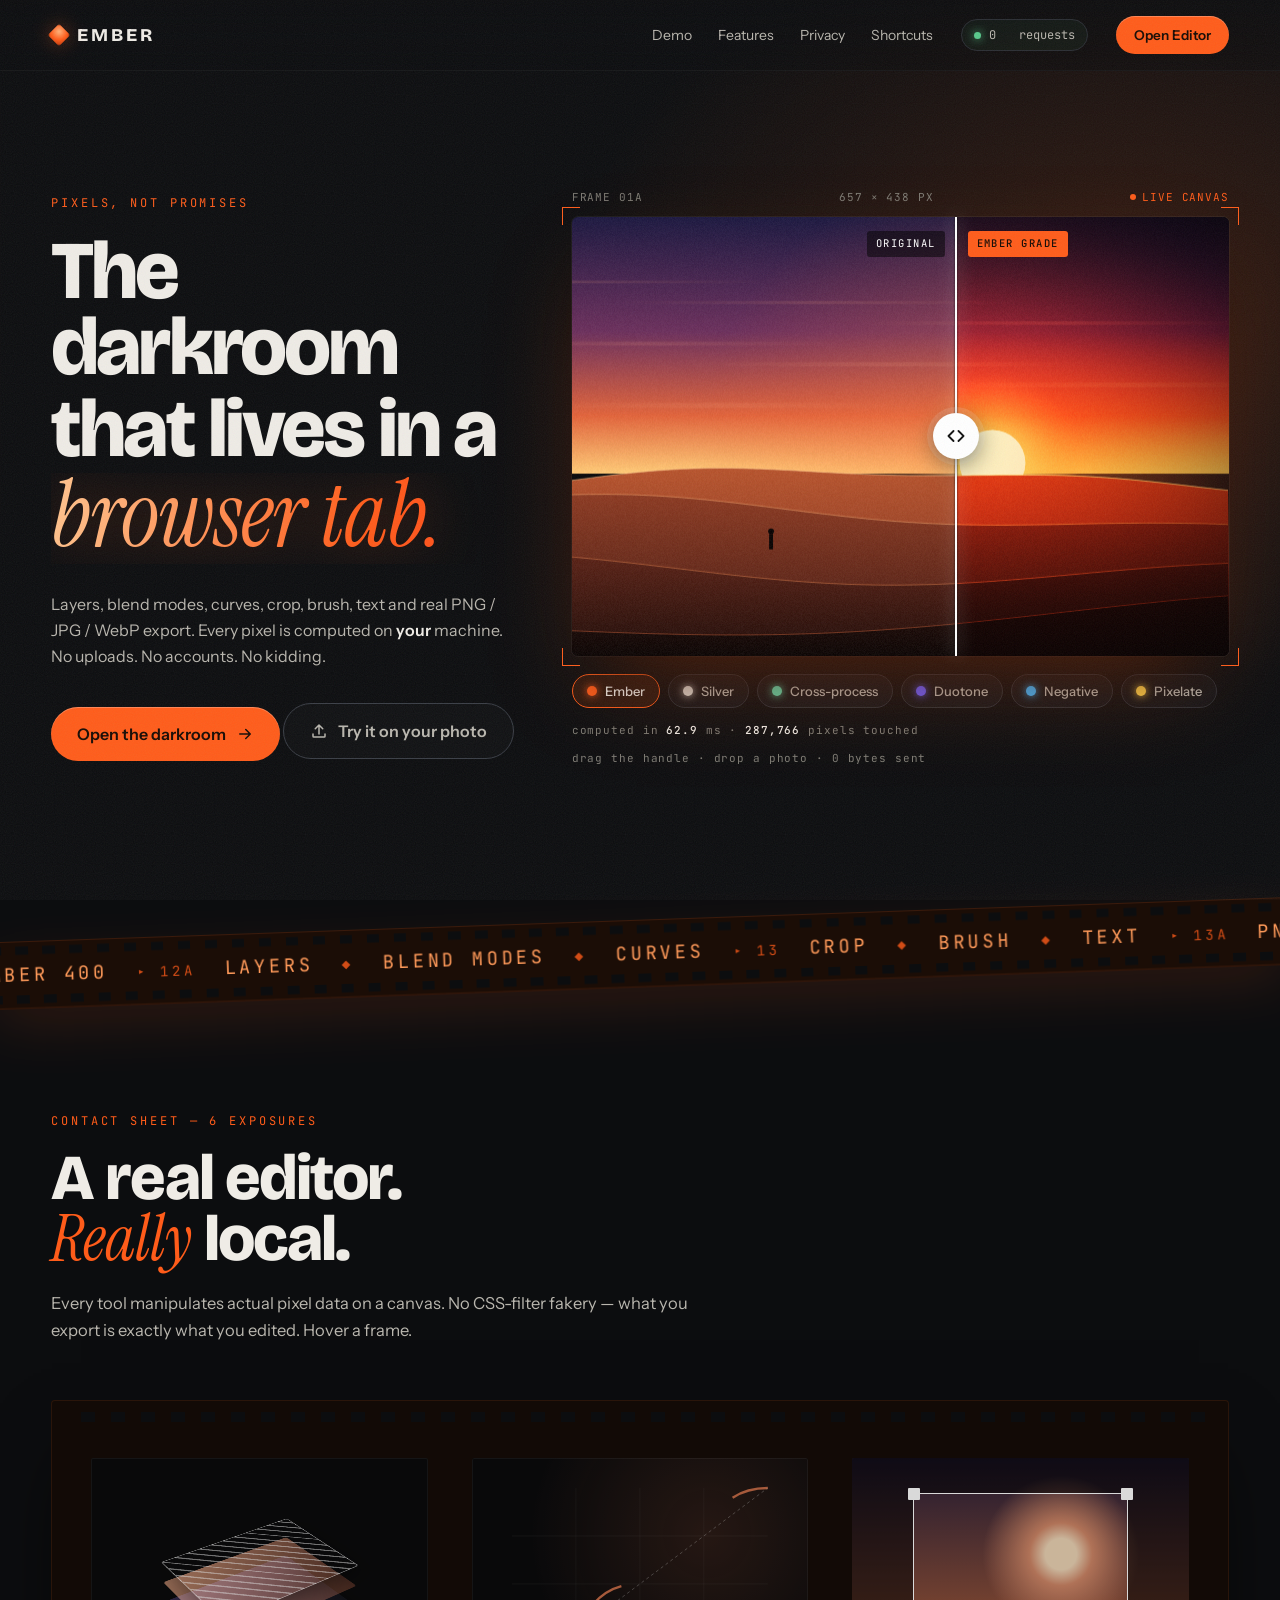
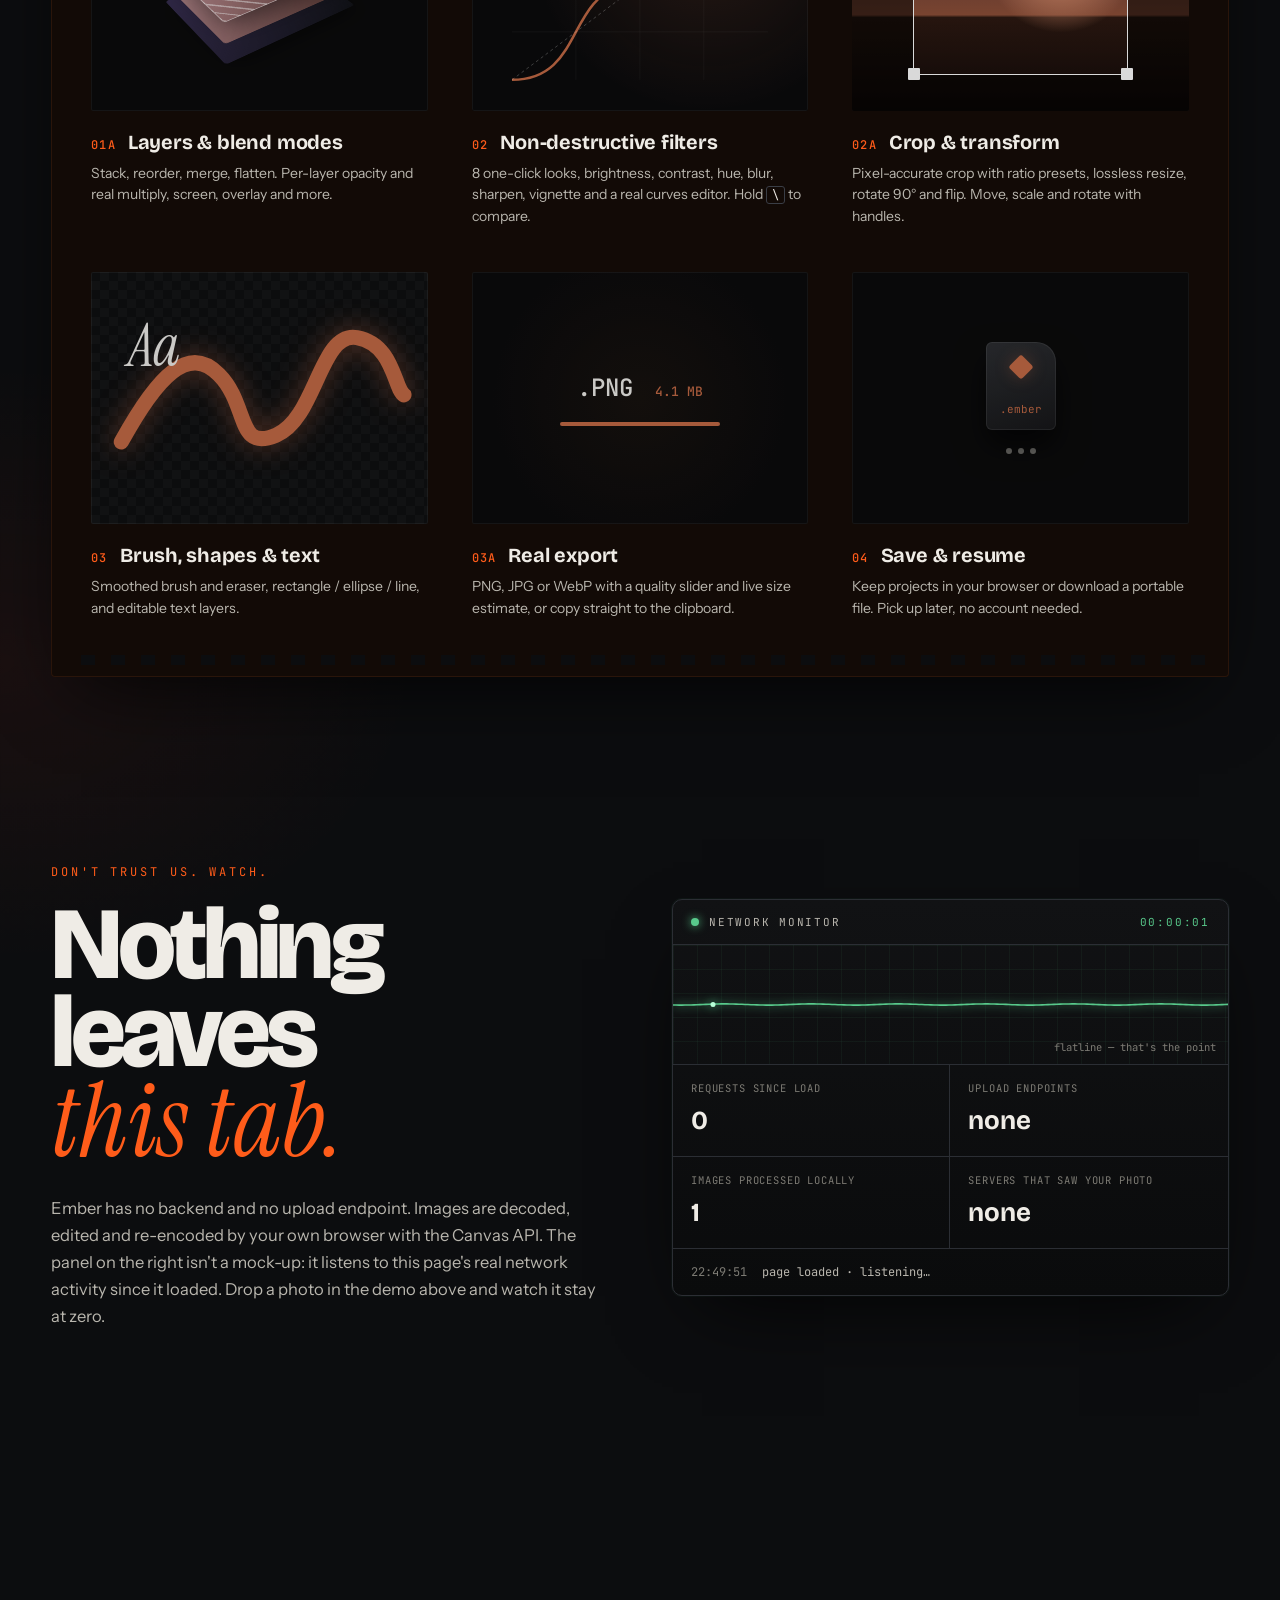
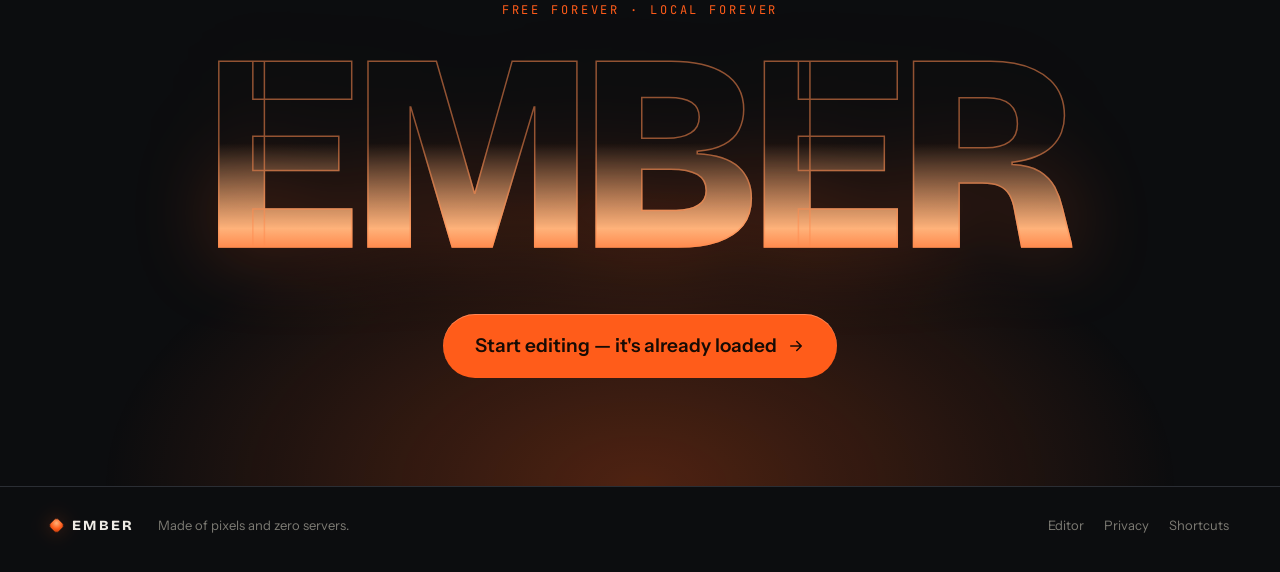
<file: index.html>
<!DOCTYPE html>
<html lang="en">
<head>
<meta charset="UTF-8">
<link rel="icon" href="data:image/svg+xml,%3Csvg xmlns='http://www.w3.org/2000/svg' viewBox='0 0 32 32'%3E%3Crect x='7' y='7' width='18' height='18' rx='3' transform='rotate(45 16 16)' fill='%23ff5c1a'/%3E%3C/svg%3E">
<meta name="viewport" content="width=device-width, initial-scale=1.0">
<title>Ember — a private, browser-based image editor</title>
<meta name="description" content="A free, private, browser-based image editor. Layers, filters, crop, brush, text and real export — nothing ever leaves your browser.">
<link rel="preconnect" href="https://fonts.googleapis.com">
<link rel="preconnect" href="https://fonts.gstatic.com" crossorigin>
<link href="https://fonts.googleapis.com/css2?family=Bricolage+Grotesque:opsz,wght@12..96,500;12..96,700;12..96,800&family=Instrument+Sans:ital,wght@0,400;0,500;0,600;1,400&family=Instrument+Serif:ital@0;1&family=JetBrains+Mono:wght@400;500&display=swap" rel="stylesheet">
<link rel="stylesheet" href="css/base.css">
<link rel="stylesheet" href="css/home.css?v=3">
</head>
<body class="home grain">

<!-- ================= NAV ================= -->
<nav class="hnav">
  <a class="hlogo" href="index.html"><span class="hlogo-mark"></span>EMBER</a>
  <div class="hnav-links">
    <a href="#develop">Demo</a>
    <a href="#sheet">Features</a>
    <a href="about.html">Privacy</a>
    <a href="shortcuts.html">Shortcuts</a>
  </div>
  <a class="netpill" href="#monitor" title="Live count of network requests since this page finished loading. Ember has no upload endpoint.">
    <span class="netpill-dot"></span><span data-net-count>0</span>&nbsp;<span data-net-word>requests</span>
  </a>
  <a class="hbtn hbtn-sm" href="editor.html">Open Editor</a>
</nav>

<!-- ================= HERO ================= -->
<header class="hero" id="develop">
  <div class="hero-copy">
    <p class="kicker rise" style="--d:0"><span class="kicker-rec"></span>PIXELS, NOT PROMISES</p>
    <h1 class="hero-title">
      <span class="line"><span class="rise" style="--d:1">The darkroom</span></span>
      <span class="line"><span class="rise" style="--d:2">that lives in a</span></span>
      <span class="line"><em class="rise" style="--d:3">browser tab.</em></span>
    </h1>
    <p class="hero-sub rise" style="--d:4">
      Layers, blend modes, curves, crop, brush, text and real PNG / JPG / WebP export.
      Every pixel is computed on <strong>your</strong> machine. No uploads. No accounts. No kidding.
    </p>
    <div class="hero-cta rise" style="--d:5">
      <a class="hbtn" href="editor.html">
        Open the darkroom
        <svg viewBox="0 0 24 24"><path d="M5 12h14M13 6l6 6-6 6"/></svg>
      </a>
      <label class="hbtn-ghost" for="demo-file">
        <svg viewBox="0 0 24 24"><path d="M12 16V4M7 9l5-5 5 5"/><path d="M4 16v3a1 1 0 0 0 1 1h14a1 1 0 0 0 1-1v-3"/></svg>
        Try it on your photo
      </label>
    </div>
  </div>

  <!-- the live demo -->
  <div class="stage-wrap rise" style="--d:3">
    <div class="stage-meta">
      <span>FRAME 01A</span>
      <span data-meta-size>— × —</span>
      <span class="stage-meta-live"><i></i>LIVE CANVAS</span>
    </div>
    <div class="stage" id="stage" tabindex="-1">
      <canvas id="demo" aria-label="Interactive before and after image editing demo"></canvas>
      <div class="split" id="split">
        <span class="split-tag split-tag-l">ORIGINAL</span>
        <span class="split-tag split-tag-r" data-fx-name>EMBER GRADE</span>
        <button class="split-knob" id="knob" aria-label="Drag to compare original and edited" role="slider"
                aria-valuemin="0" aria-valuemax="100" aria-valuenow="50">
          <svg viewBox="0 0 24 24"><path d="M9 6l-6 6 6 6M15 6l6 6-6 6"/></svg>
        </button>
      </div>
      <div class="drop-hint" id="drop-hint">
        <svg viewBox="0 0 24 24"><path d="M12 16V4M7 9l5-5 5 5"/><path d="M4 16v3a1 1 0 0 0 1 1h14a1 1 0 0 0 1-1v-3"/></svg>
        Drop it. It stays right here.
      </div>
      <i class="reg reg-tl"></i><i class="reg reg-tr"></i><i class="reg reg-bl"></i><i class="reg reg-br"></i>
    </div>
    <div class="fx-bar" role="radiogroup" aria-label="Choose an edit">
      <button class="fx on" data-fx="ember" role="radio" aria-checked="true"><i style="--c:#ff5c1a"></i>Ember</button>
      <button class="fx" data-fx="mono" role="radio" aria-checked="false"><i style="--c:#d9d6cf"></i>Silver</button>
      <button class="fx" data-fx="cross" role="radio" aria-checked="false"><i style="--c:#5fd3a8"></i>Cross-process</button>
      <button class="fx" data-fx="duo" role="radio" aria-checked="false"><i style="--c:#6a5cff"></i>Duotone</button>
      <button class="fx" data-fx="negative" role="radio" aria-checked="false"><i style="--c:#3fb6ff"></i>Negative</button>
      <button class="fx" data-fx="pixel" role="radio" aria-checked="false"><i style="--c:#ffd24a"></i>Pixelate</button>
    </div>
    <div class="stage-foot">
      <span>computed in <b data-fx-ms>—</b> ms · <b data-fx-px>—</b> pixels touched</span>
      <span>drag the handle · drop a photo · 0 bytes sent</span>
    </div>
    <input type="file" id="demo-file" accept="image/*" hidden>
  </div>
</header>

<!-- ================= FILM MARQUEE ================= -->
<div class="film" aria-hidden="true">
  <div class="film-track">
    <span>EMBER 400</span><b>▸ 12A</b><span>LAYERS</span><b>◆</b><span>BLEND MODES</span><b>◆</b><span>CURVES</span><b>▸ 13</b><span>CROP</span><b>◆</b><span>BRUSH</span><b>◆</b><span>TEXT</span><b>▸ 13A</b><span>PNG · JPG · WEBP</span><b>◆</b><span>NO UPLOADS</span><b>▸ 14</b>
    <span>EMBER 400</span><b>▸ 12A</b><span>LAYERS</span><b>◆</b><span>BLEND MODES</span><b>◆</b><span>CURVES</span><b>▸ 13</b><span>CROP</span><b>◆</b><span>BRUSH</span><b>◆</b><span>TEXT</span><b>▸ 13A</b><span>PNG · JPG · WEBP</span><b>◆</b><span>NO UPLOADS</span><b>▸ 14</b>
  </div>
</div>

<!-- ================= CONTACT SHEET ================= -->
<section class="sheet-sec" id="sheet">
  <div class="sec-head">
    <p class="kicker">CONTACT SHEET — 6 EXPOSURES</p>
    <h2 class="sec-title">A real editor.<br><em>Really</em> local.</h2>
    <p class="sec-sub">Every tool manipulates actual pixel data on a canvas. No CSS-filter fakery — what you export is exactly what you edited. Hover a frame.</p>
  </div>

  <div class="sheet">
    <article class="frame" style="--i:0">
      <div class="frame-img fi-layers">
        <span class="ly ly1"></span><span class="ly ly2"></span><span class="ly ly3"></span>
      </div>
      <div class="frame-cap"><b>01A</b><h3>Layers &amp; blend modes</h3></div>
      <p>Stack, reorder, merge, flatten. Per-layer opacity and real multiply, screen, overlay and more.</p>
      <svg class="pencil" viewBox="0 0 200 140" preserveAspectRatio="none"><path d="M100 8C40 6 8 34 10 72c2 40 48 62 98 60 52-2 84-30 82-66C188 30 150 6 96 12"/></svg>
    </article>

    <article class="frame" style="--i:1">
      <div class="frame-img fi-curves">
        <svg viewBox="0 0 100 100" preserveAspectRatio="none">
          <path class="grid" d="M25 0V100M50 0V100M75 0V100M0 25H100M0 50H100M0 75H100"/>
          <path class="curve" pathLength="200" d="M0 100 C 30 100, 20 50, 50 50 S 70 0, 100 0"/>
          <path class="curve-lin" d="M0 100 L100 0"/>
        </svg>
      </div>
      <div class="frame-cap"><b>02</b><h3>Non-destructive filters</h3></div>
      <p>8 one-click looks, brightness, contrast, hue, blur, sharpen, vignette and a real curves editor. Hold <kbd class="k">\</kbd> to compare.</p>
      <svg class="pencil" viewBox="0 0 200 140" preserveAspectRatio="none"><path d="M100 8C40 6 8 34 10 72c2 40 48 62 98 60 52-2 84-30 82-66C188 30 150 6 96 12"/></svg>
    </article>

    <article class="frame" style="--i:2">
      <div class="frame-img fi-crop">
        <div class="crop-photo"></div>
        <div class="crop-box"><i></i><i></i><i></i><i></i></div>
      </div>
      <div class="frame-cap"><b>02A</b><h3>Crop &amp; transform</h3></div>
      <p>Pixel-accurate crop with ratio presets, lossless resize, rotate 90° and flip. Move, scale and rotate with handles.</p>
      <svg class="pencil" viewBox="0 0 200 140" preserveAspectRatio="none"><path d="M100 8C40 6 8 34 10 72c2 40 48 62 98 60 52-2 84-30 82-66C188 30 150 6 96 12"/></svg>
    </article>

    <article class="frame" style="--i:3">
      <div class="frame-img fi-brush">
        <svg viewBox="0 0 200 120" preserveAspectRatio="xMidYMid meet">
          <path class="stroke" d="M18 86c22-40 40-58 58-40s10 46 34 36 26-62 48-58 22 30 28 34"/>
          <text x="22" y="40" class="tx">Aa</text>
        </svg>
      </div>
      <div class="frame-cap"><b>03</b><h3>Brush, shapes &amp; text</h3></div>
      <p>Smoothed brush and eraser, rectangle / ellipse / line, and editable text layers.</p>
      <svg class="pencil" viewBox="0 0 200 140" preserveAspectRatio="none"><path d="M100 8C40 6 8 34 10 72c2 40 48 62 98 60 52-2 84-30 82-66C188 30 150 6 96 12"/></svg>
    </article>

    <article class="frame" style="--i:4">
      <div class="frame-img fi-export">
        <div class="exp-roll"><span>.PNG <em>4.1 MB</em></span><span>.JPG <em>812 KB</em></span><span>.WEBP <em>498 KB</em></span><span>.PNG <em>4.1 MB</em></span></div>
        <div class="exp-bar"><i></i></div>
      </div>
      <div class="frame-cap"><b>03A</b><h3>Real export</h3></div>
      <p>PNG, JPG or WebP with a quality slider and live size estimate, or copy straight to the clipboard.</p>
      <svg class="pencil" viewBox="0 0 200 140" preserveAspectRatio="none"><path d="M100 8C40 6 8 34 10 72c2 40 48 62 98 60 52-2 84-30 82-66C188 30 150 6 96 12"/></svg>
    </article>

    <article class="frame" style="--i:5">
      <div class="frame-img fi-save">
        <div class="file"><span>.ember</span></div>
        <div class="save-dots"><i></i><i></i><i></i></div>
      </div>
      <div class="frame-cap"><b>04</b><h3>Save &amp; resume</h3></div>
      <p>Keep projects in your browser or download a portable file. Pick up later, no account needed.</p>
      <svg class="pencil" viewBox="0 0 200 140" preserveAspectRatio="none"><path d="M100 8C40 6 8 34 10 72c2 40 48 62 98 60 52-2 84-30 82-66C188 30 150 6 96 12"/></svg>
    </article>
  </div>
</section>

<!-- ================= PRIVACY / MONITOR ================= -->
<section class="quiet" id="monitor">
  <div class="quiet-copy">
    <p class="kicker">DON'T TRUST US. WATCH.</p>
    <h2 class="quiet-title">Nothing<br>leaves<br><em>this tab.</em></h2>
    <p class="sec-sub">
      Ember has no backend and no upload endpoint. Images are decoded, edited and re-encoded by your own
      browser with the Canvas API. The panel on the right isn't a mock-up: it listens to this page's real
      network activity since it loaded. Drop a photo in the demo above and watch it stay at zero.
    </p>
  </div>

  <div class="monitor">
    <div class="mon-head">
      <span class="mon-dot"></span>NETWORK MONITOR <span class="mon-clock" data-uptime>00:00:00</span>
    </div>
    <div class="mon-scope"><canvas id="scope"></canvas><span class="mon-flat">flatline — that's the point</span></div>
    <dl class="mon-stats">
      <div><dt>requests since load</dt><dd data-net-count>0</dd></div>
      <div><dt>upload endpoints</dt><dd>none</dd></div>
      <div><dt>images processed locally</dt><dd data-local-count>1</dd></div>
      <div><dt>servers that saw your photo</dt><dd>none</dd></div>
    </dl>
    <ol class="mon-log" data-net-log>
      <li><time data-boot-time>--:--:--</time> page loaded · listening…</li>
    </ol>
  </div>
</section>

<!-- ================= FINALE ================= -->
<section class="finale">
  <canvas id="embers" aria-hidden="true"></canvas>
  <p class="kicker">FREE FOREVER · LOCAL FOREVER</p>
  <h2 class="finale-word" aria-label="Ember">EMBER</h2>
  <a class="hbtn hbtn-xl" href="editor.html">
    Start editing — it's already loaded
    <svg viewBox="0 0 24 24"><path d="M5 12h14M13 6l6 6-6 6"/></svg>
  </a>
</section>

<footer class="hfoot">
  <a class="hlogo" href="index.html"><span class="hlogo-mark"></span>EMBER</a>
  <span>Made of pixels and zero servers.</span>
  <div class="hfoot-links">
    <a href="editor.html">Editor</a>
    <a href="about.html">Privacy</a>
    <a href="shortcuts.html">Shortcuts</a>
  </div>
</footer>

<script src="js/home.js?v=5"></script>
</body>
</html>
</file>
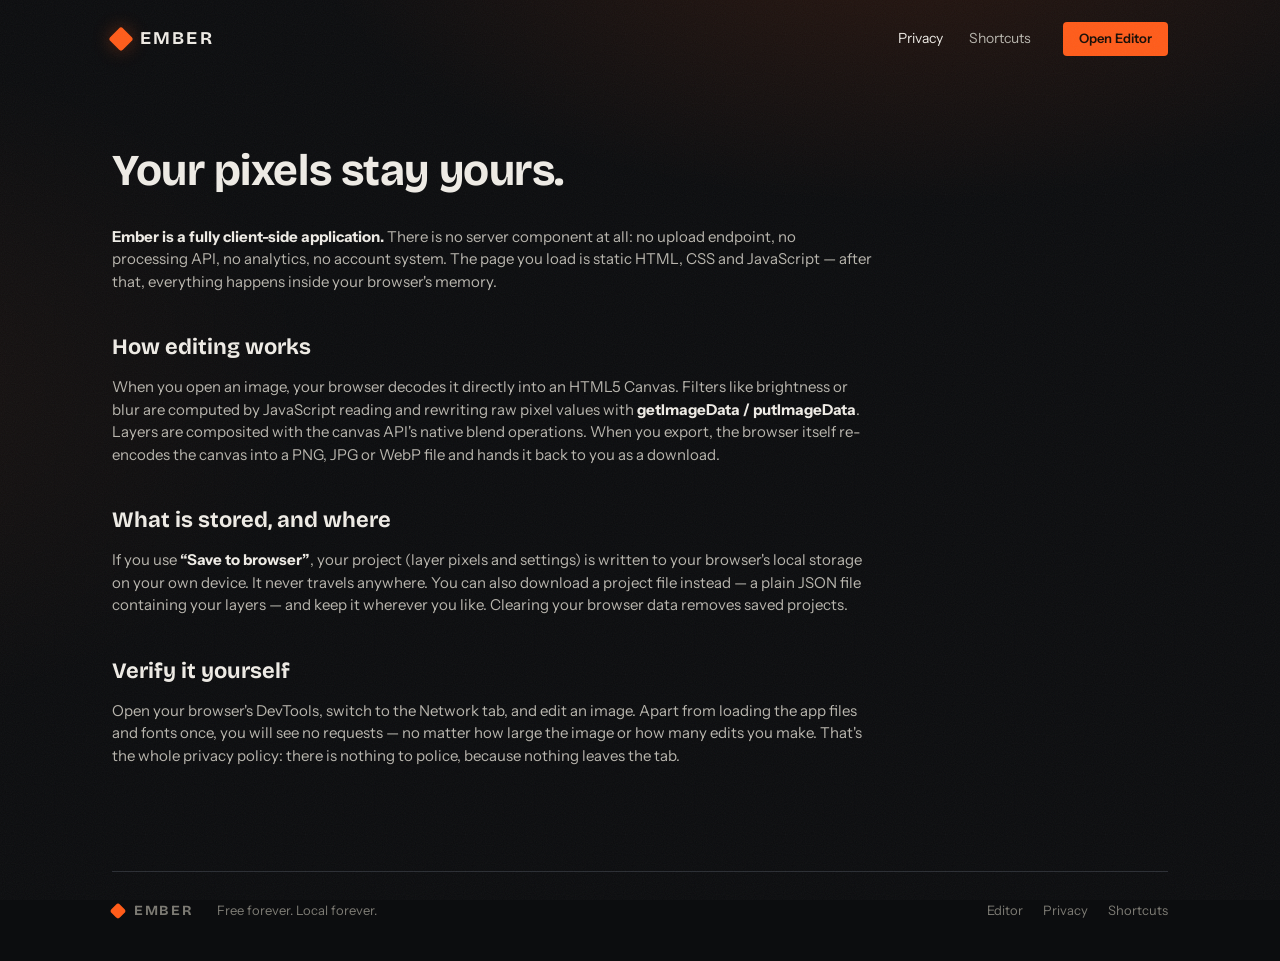
<file: about.html>
<!DOCTYPE html>
<html lang="en">
<head>
<meta charset="UTF-8">
<link rel="icon" href="data:image/svg+xml,%3Csvg xmlns='http://www.w3.org/2000/svg' viewBox='0 0 32 32'%3E%3Crect x='7' y='7' width='18' height='18' rx='3' transform='rotate(45 16 16)' fill='%23ff5c1a'/%3E%3C/svg%3E">
<meta name="viewport" content="width=device-width, initial-scale=1.0">
<title>Privacy — Ember</title>
<link rel="preconnect" href="https://fonts.googleapis.com">
<link rel="preconnect" href="https://fonts.gstatic.com" crossorigin>
<link href="https://fonts.googleapis.com/css2?family=Bricolage+Grotesque:wght@500;700;800&family=Instrument+Sans:ital,wght@0,400;0,500;0,600;1,400&family=JetBrains+Mono:wght@400;500&display=swap" rel="stylesheet">
<link rel="stylesheet" href="css/base.css">
<link rel="stylesheet" href="css/landing.css">
</head>
<body class="page grain">

<div class="wrap">
  <nav class="nav">
    <a class="logo" href="index.html"><span class="logo-mark"></span>EMBER</a>
    <div class="nav-links">
      <a href="about.html" class="active">Privacy</a>
      <a href="shortcuts.html">Shortcuts</a>
    </div>
    <a class="btn-accent" href="editor.html">Open Editor</a>
  </nav>

  <main class="prose">
    <h1>Your pixels stay yours.</h1>

    <p><strong>Ember is a fully client-side application.</strong> There is no server component
    at all: no upload endpoint, no processing API, no analytics, no account system. The page
    you load is static HTML, CSS and JavaScript — after that, everything happens inside your
    browser's memory.</p>

    <h2>How editing works</h2>
    <p>When you open an image, your browser decodes it directly into an HTML5 Canvas. Filters
    like brightness or blur are computed by JavaScript reading and rewriting raw pixel values
    with <strong>getImageData / putImageData</strong>. Layers are composited with the canvas
    API's native blend operations. When you export, the browser itself re-encodes the canvas
    into a PNG, JPG or WebP file and hands it back to you as a download.</p>

    <h2>What is stored, and where</h2>
    <p>If you use <strong>“Save to browser”</strong>, your project (layer pixels and settings)
    is written to your browser's local storage on your own device. It never travels anywhere.
    You can also download a project file instead — a plain JSON file containing your layers —
    and keep it wherever you like. Clearing your browser data removes saved projects.</p>

    <h2>Verify it yourself</h2>
    <p>Open your browser's DevTools, switch to the Network tab, and edit an image. Apart from
    loading the app files and fonts once, you will see no requests — no matter how large the
    image or how many edits you make. That's the whole privacy policy: there is nothing to
    police, because nothing leaves the tab.</p>
  </main>

  <footer class="footer">
    <a class="logo" href="index.html"><span class="logo-mark"></span>EMBER</a>
    <span>Free forever. Local forever.</span>
    <div class="footer-links">
      <a href="editor.html">Editor</a>
      <a href="about.html">Privacy</a>
      <a href="shortcuts.html">Shortcuts</a>
    </div>
  </footer>
</div>

</body>
</html>
</file>
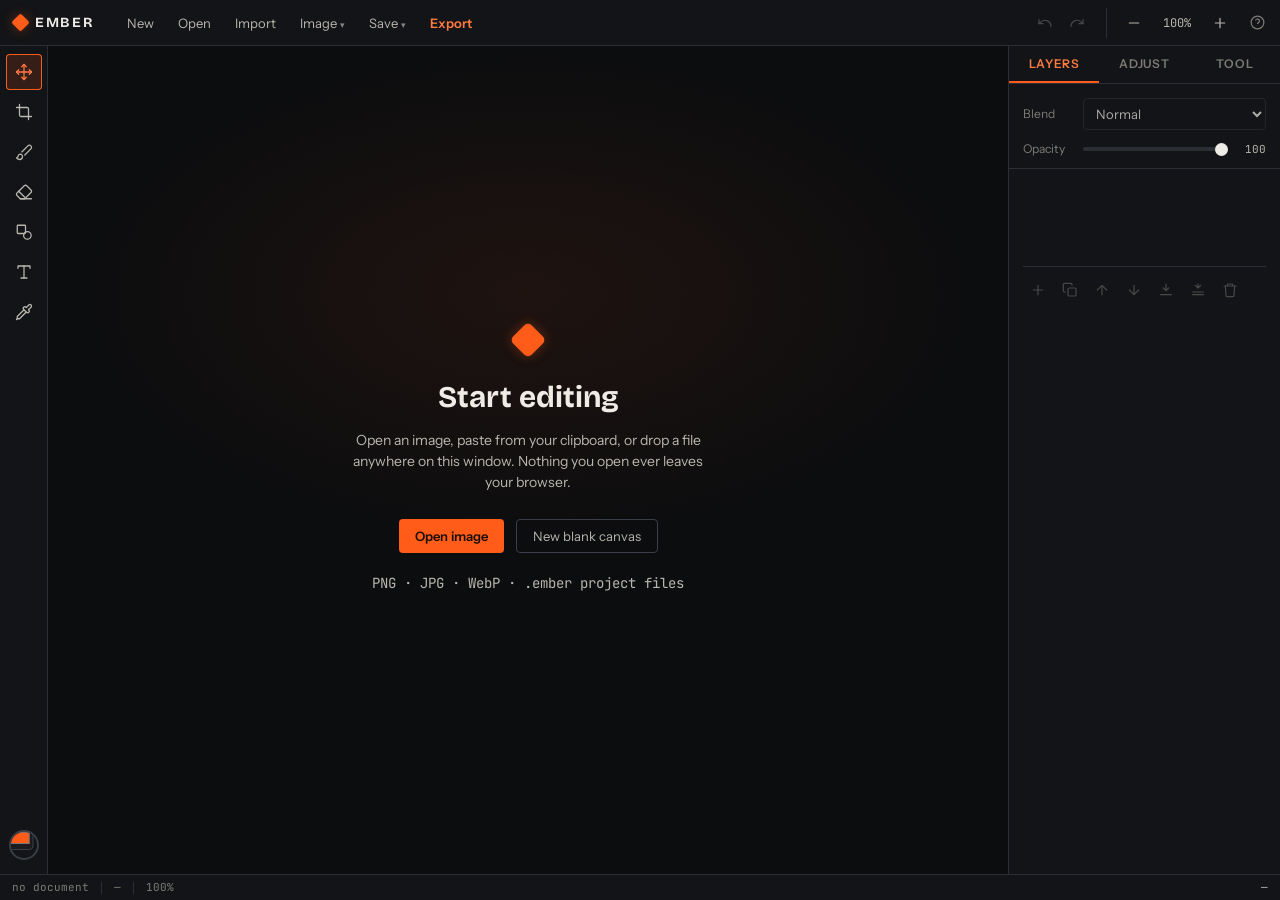
<file: editor.html>
<!DOCTYPE html>
<html lang="en">
<head>
<meta charset="UTF-8">
<link rel="icon" href="data:image/svg+xml,%3Csvg xmlns='http://www.w3.org/2000/svg' viewBox='0 0 32 32'%3E%3Crect x='7' y='7' width='18' height='18' rx='3' transform='rotate(45 16 16)' fill='%23ff5c1a'/%3E%3C/svg%3E">
<meta name="viewport" content="width=device-width, initial-scale=1.0">
<title>Ember — Editor</title>
<link rel="preconnect" href="https://fonts.googleapis.com">
<link rel="preconnect" href="https://fonts.gstatic.com" crossorigin>
<link href="https://fonts.googleapis.com/css2?family=Bricolage+Grotesque:wght@500;700;800&family=Instrument+Sans:ital,wght@0,400;0,500;0,600;1,400&family=JetBrains+Mono:wght@400;500&display=swap" rel="stylesheet">
<link rel="stylesheet" href="css/base.css">
<link rel="stylesheet" href="css/editor.css?v=3">
</head>
<body class="editor-body">

<!-- ======================= TOP BAR ======================= -->
<header id="topbar">
  <a class="logo" href="index.html" title="Back to home"><span class="logo-mark"></span>EMBER</a>

  <div class="menu-group">
    <button id="btn-new" class="menu-btn">New</button>
    <button id="btn-open" class="menu-btn">Open</button>
    <button id="btn-import" class="menu-btn" title="Add an image as a new layer">Import</button>
    <div class="dropdown">
      <button id="btn-image" class="menu-btn">Image <span class="caret">▾</span></button>
      <div class="dropdown-menu" id="image-menu" hidden>
        <button id="img-resize">Resize image…</button>
        <button id="img-rot-cw">Rotate 90° clockwise</button>
        <button id="img-rot-ccw">Rotate 90° counter-clockwise</button>
        <button id="img-flip-x">Flip horizontal</button>
        <button id="img-flip-y">Flip vertical</button>
      </div>
    </div>
    <div class="dropdown">
      <button id="btn-save" class="menu-btn">Save <span class="caret">▾</span></button>
      <div class="dropdown-menu" id="save-menu" hidden>
        <button id="btn-save-browser">Save to browser <span class="hint">Ctrl+S</span></button>
        <button id="btn-save-file">Download project file</button>
      </div>
    </div>
    <button id="btn-export" class="menu-btn accent">Export</button>
  </div>

  <div class="topbar-spacer"></div>

  <div class="history-group">
    <button id="btn-undo" class="icon-btn" title="Undo (Ctrl+Z)" disabled>
      <svg viewBox="0 0 24 24"><path d="M3 7v6h6"/><path d="M21 17a9 9 0 0 0-15-6.7L3 13"/></svg>
    </button>
    <button id="btn-redo" class="icon-btn" title="Redo (Ctrl+Shift+Z)" disabled>
      <svg viewBox="0 0 24 24"><path d="M21 7v6h-6"/><path d="M3 17a9 9 0 0 1 15-6.7L21 13"/></svg>
    </button>
  </div>

  <div class="zoom-group">
    <button id="btn-zoom-out" class="icon-btn" title="Zoom out">
      <svg viewBox="0 0 24 24"><path d="M5 12h14"/></svg>
    </button>
    <button id="zoom-level" class="zoom-value" title="Fit to window (0)">100%</button>
    <button id="btn-zoom-in" class="icon-btn" title="Zoom in">
      <svg viewBox="0 0 24 24"><path d="M12 5v14M5 12h14"/></svg>
    </button>
  </div>

  <a class="help-link" href="shortcuts.html" title="Keyboard shortcuts">
    <svg viewBox="0 0 24 24"><circle cx="12" cy="12" r="9"/><path d="M9.1 9a3 3 0 0 1 5.8 1c0 2-3 2.5-3 4"/><path d="M12 17.5v.01"/></svg>
  </a>
</header>

<!-- ======================= WORKSPACE ======================= -->
<div id="workspace">

  <!-- left toolbar -->
  <nav id="toolbar">
    <button class="tool-btn active" data-tool="move" title="Move / Transform (V)">
      <svg viewBox="0 0 24 24"><path d="M12 2v20M2 12h20"/><path d="M9 5l3-3 3 3M9 19l3 3 3-3M5 9l-3 3 3 3M19 9l3 3-3 3"/></svg>
    </button>
    <button class="tool-btn" data-tool="crop" title="Crop (C)">
      <svg viewBox="0 0 24 24"><path d="M6 2v14a2 2 0 0 0 2 2h14"/><path d="M18 22V8a2 2 0 0 0-2-2H2"/></svg>
    </button>
    <button class="tool-btn" data-tool="brush" title="Brush (B)">
      <svg viewBox="0 0 24 24"><path d="M9.06 11.9l8.07-8.06a2.85 2.85 0 1 1 4.03 4.03l-8.06 8.08"/><path d="M7.07 14.94c-1.66 0-3 1.35-3 3.02 0 1.33-2.5 1.52-2 2.02 1.08 1.1 2.49 2.02 4 2.02 2.2 0 4-1.8 4-4.04a3.01 3.01 0 0 0-3-3.02z"/></svg>
    </button>
    <button class="tool-btn" data-tool="eraser" title="Eraser (E)">
      <svg viewBox="0 0 24 24"><path d="M7 21l-4.3-4.3c-1-1-1-2.5 0-3.4l9.6-9.6c1-1 2.5-1 3.4 0l5.6 5.6c1 1 1 2.5 0 3.4L13 21H7z"/><path d="M22 21H7"/><path d="M5 11l8 8"/></svg>
    </button>
    <button class="tool-btn" data-tool="shape" title="Shape (U)">
      <svg viewBox="0 0 24 24"><rect x="3" y="3" width="11" height="11" rx="1"/><circle cx="16.5" cy="16.5" r="5"/></svg>
    </button>
    <button class="tool-btn" data-tool="text" title="Text (T)">
      <svg viewBox="0 0 24 24"><path d="M4 7V4h16v3"/><path d="M12 4v16"/><path d="M8 20h8"/></svg>
    </button>
    <button class="tool-btn" data-tool="eyedropper" title="Eyedropper (I)">
      <svg viewBox="0 0 24 24"><path d="M2 22l1-1h3l9-9"/><path d="M3 21v-3l9-9"/><path d="M15 6l3.4-3.4a2.1 2.1 0 1 1 3 3L18 9l.4.4a2.1 2.1 0 1 1-3 3l-3.8-3.8a2.1 2.1 0 1 1 3-3l.4.4z"/></svg>
    </button>

    <div class="toolbar-spacer"></div>

    <label class="color-chip" title="Primary color">
      <input type="color" id="tool-color" value="#ff5c1a">
    </label>
  </nav>

  <!-- canvas viewport -->
  <main id="viewport-wrap">
    <canvas id="viewport"></canvas>

    <div id="welcome">
      <div class="welcome-card">
        <div class="welcome-logo"><span class="logo-mark big"></span></div>
        <h2>Start editing</h2>
        <p>Open an image, paste from your clipboard, or drop a file anywhere on this window. Nothing you open ever leaves your browser.</p>
        <div class="welcome-actions">
          <button id="btn-welcome-open" class="btn-accent">Open image</button>
          <button id="btn-welcome-new" class="btn-ghost">New blank canvas</button>
        </div>
        <p class="welcome-hint">PNG · JPG · WebP · .ember project files</p>
      </div>
    </div>

    <div id="compare-badge" hidden>ORIGINAL · release \ to see your edit</div>

    <div id="drop-overlay" hidden>
      <div class="drop-box">Drop to open</div>
    </div>
  </main>

  <!-- right panel -->
  <aside id="sidepanel">
    <div class="tabs">
      <button class="tab-btn active" data-tab="layers">Layers</button>
      <button class="tab-btn" data-tab="adjust">Adjust</button>
      <button class="tab-btn" data-tab="props">Tool</button>
    </div>

    <!-- LAYERS TAB -->
    <section class="tab-panel active" id="tab-layers">
      <div class="panel-row">
        <label class="field-label">Blend</label>
        <select id="layer-blend">
          <option value="source-over">Normal</option>
          <option value="multiply">Multiply</option>
          <option value="screen">Screen</option>
          <option value="overlay">Overlay</option>
          <option value="darken">Darken</option>
          <option value="lighten">Lighten</option>
          <option value="color-dodge">Color Dodge</option>
          <option value="color-burn">Color Burn</option>
          <option value="hard-light">Hard Light</option>
          <option value="soft-light">Soft Light</option>
          <option value="difference">Difference</option>
          <option value="exclusion">Exclusion</option>
          <option value="hue">Hue</option>
          <option value="saturation">Saturation</option>
          <option value="color">Color</option>
          <option value="luminosity">Luminosity</option>
        </select>
      </div>
      <div class="panel-row">
        <label class="field-label">Opacity</label>
        <input type="range" id="layer-opacity" min="0" max="100" value="100">
        <span class="val" id="layer-opacity-val">100</span>
      </div>

      <div id="layers-list"></div>

      <div class="layer-actions">
        <button class="icon-btn" id="layer-add" title="New layer">
          <svg viewBox="0 0 24 24"><path d="M12 5v14M5 12h14"/></svg>
        </button>
        <button class="icon-btn" id="layer-dup" title="Duplicate layer (Ctrl+J)">
          <svg viewBox="0 0 24 24"><rect x="9" y="9" width="12" height="12" rx="2"/><path d="M5 15H4a2 2 0 0 1-2-2V4a2 2 0 0 1 2-2h9a2 2 0 0 1 2 2v1"/></svg>
        </button>
        <button class="icon-btn" id="layer-up" title="Move layer up">
          <svg viewBox="0 0 24 24"><path d="M12 19V5M5 12l7-7 7 7"/></svg>
        </button>
        <button class="icon-btn" id="layer-down" title="Move layer down">
          <svg viewBox="0 0 24 24"><path d="M12 5v14M5 12l7 7 7-7"/></svg>
        </button>
        <button class="icon-btn" id="layer-merge" title="Merge down">
          <svg viewBox="0 0 24 24"><path d="M12 3v10M8 9l4 4 4-4"/><path d="M4 19h16"/></svg>
        </button>
        <button class="icon-btn" id="layer-flatten" title="Flatten all">
          <svg viewBox="0 0 24 24"><path d="M4 15h16M4 19h16"/><path d="M12 3v6M8 5l4 4 4-4"/></svg>
        </button>
        <button class="icon-btn danger" id="layer-del" title="Delete layer">
          <svg viewBox="0 0 24 24"><path d="M3 6h18M8 6V4a1 1 0 0 1 1-1h6a1 1 0 0 1 1 1v2"/><path d="M19 6l-1 14a2 2 0 0 1-2 2H8a2 2 0 0 1-2-2L5 6"/></svg>
        </button>
      </div>
    </section>

    <!-- ADJUST TAB -->
    <section class="tab-panel" id="tab-adjust">
      <p class="panel-note" id="adjust-note">Non-destructive — applied to the active layer on render.</p>

      <h4 class="panel-sub">Looks</h4>
      <div class="looks-grid" id="looks-grid">
        <button class="look-btn" data-look="none"><i style="--a:#6b6b6b;--b:#d8d8d8"></i>None</button>
        <button class="look-btn" data-look="ember"><i style="--a:#5a1d08;--b:#ffb070"></i>Ember</button>
        <button class="look-btn" data-look="silver"><i style="--a:#111;--b:#eee"></i>Silver</button>
        <button class="look-btn" data-look="cross"><i style="--a:#123a4a;--b:#e8ff9a"></i>Cross</button>
        <button class="look-btn" data-look="fade"><i style="--a:#4a4650;--b:#e6ddd2"></i>Fade</button>
        <button class="look-btn" data-look="vivid"><i style="--a:#ff2d55;--b:#2dd4ff"></i>Vivid</button>
        <button class="look-btn" data-look="noir"><i style="--a:#000;--b:#9a9a9a"></i>Noir</button>
        <button class="look-btn" data-look="retro"><i style="--a:#4a2e14;--b:#f3d9a6"></i>Retro</button>
      </div>
      <h4 class="panel-sub">Adjust</h4>

      <div class="slider-row"><label>Brightness</label><input type="range" id="adj-brightness" min="-100" max="100" value="0"><span class="val" id="adj-brightness-val">0</span></div>
      <div class="slider-row"><label>Contrast</label><input type="range" id="adj-contrast" min="-100" max="100" value="0"><span class="val" id="adj-contrast-val">0</span></div>
      <div class="slider-row"><label>Saturation</label><input type="range" id="adj-saturation" min="-100" max="100" value="0"><span class="val" id="adj-saturation-val">0</span></div>
      <div class="slider-row"><label>Hue</label><input type="range" id="adj-hue" min="-180" max="180" value="0"><span class="val" id="adj-hue-val">0</span></div>
      <div class="slider-row"><label>Blur</label><input type="range" id="adj-blur" min="0" max="30" value="0"><span class="val" id="adj-blur-val">0</span></div>
      <div class="slider-row"><label>Sharpen</label><input type="range" id="adj-sharpen" min="0" max="100" value="0"><span class="val" id="adj-sharpen-val">0</span></div>
      <div class="slider-row"><label>Vignette</label><input type="range" id="adj-vignette" min="0" max="100" value="0"><span class="val" id="adj-vignette-val">0</span></div>

      <div class="check-row"><label><input type="checkbox" id="adj-grayscale"> Grayscale</label></div>
      <div class="check-row"><label><input type="checkbox" id="adj-sepia"> Sepia</label></div>
      <div class="check-row"><label><input type="checkbox" id="adj-invert"> Invert</label></div>

      <div class="panel-row gap-top">
        <button class="btn-ghost small" id="btn-curves">Curves…</button>
        <button class="btn-ghost small" id="btn-adj-reset">Reset all</button>
      </div>
      <p class="panel-note">Hold <kbd>\</kbd> on the canvas to compare with the original.</p>
    </section>

    <!-- TOOL PROPS TAB -->
    <section class="tab-panel" id="tab-props">

      <div class="props-group" id="props-move">
        <h4>Move / Transform</h4>
        <p class="panel-note">Drag to move. Use the handles to scale, the top handle to rotate. Click a layer's pixels to select it.</p>
        <div class="mono-readout" id="move-info">—</div>
        <div class="panel-row">
          <button class="btn-ghost small" id="btn-layer-flip-x">Flip H</button>
          <button class="btn-ghost small" id="btn-layer-flip-y">Flip V</button>
          <button class="btn-ghost small" id="btn-reset-transform">Reset</button>
        </div>
      </div>

      <div class="props-group" id="props-crop" hidden>
        <h4>Crop</h4>
        <div class="ratio-grid">
          <button class="ratio-btn active" data-ratio="">Free</button>
          <button class="ratio-btn" data-ratio="1:1">1:1</button>
          <button class="ratio-btn" data-ratio="4:3">4:3</button>
          <button class="ratio-btn" data-ratio="3:2">3:2</button>
          <button class="ratio-btn" data-ratio="16:9">16:9</button>
          <button class="ratio-btn" data-ratio="9:16">9:16</button>
        </div>
        <div class="mono-readout" id="crop-info">—</div>
        <div class="panel-row gap-top">
          <button class="btn-accent small" id="btn-crop-apply">Apply crop</button>
          <button class="btn-ghost small" id="btn-crop-cancel">Cancel</button>
        </div>
      </div>

      <div class="props-group" id="props-brush" hidden>
        <h4>Brush</h4>
        <div class="slider-row"><label>Size</label><input type="range" id="brush-size" min="1" max="250" value="24"><span class="val" id="brush-size-val">24</span></div>
        <div class="slider-row"><label>Opacity</label><input type="range" id="brush-opacity" min="1" max="100" value="100"><span class="val" id="brush-opacity-val">100</span></div>
        <div class="panel-row"><label class="field-label">Color</label><input type="color" id="brush-color" value="#ff5c1a"><input type="text" class="hex-input" id="brush-hex" value="#ff5c1a" maxlength="7"></div>
      </div>

      <div class="props-group" id="props-eraser" hidden>
        <h4>Eraser</h4>
        <div class="slider-row"><label>Size</label><input type="range" id="eraser-size" min="1" max="250" value="32"><span class="val" id="eraser-size-val">32</span></div>
        <div class="slider-row"><label>Strength</label><input type="range" id="eraser-opacity" min="1" max="100" value="100"><span class="val" id="eraser-opacity-val">100</span></div>
      </div>

      <div class="props-group" id="props-shape" hidden>
        <h4>Shape</h4>
        <div class="ratio-grid">
          <button class="ratio-btn active" data-shape="rect">Rectangle</button>
          <button class="ratio-btn" data-shape="ellipse">Ellipse</button>
          <button class="ratio-btn" data-shape="line">Line</button>
        </div>
        <div class="check-row"><label><input type="checkbox" id="shape-fill" checked> Fill</label><input type="color" id="shape-fill-color" value="#ff5c1a"></div>
        <div class="check-row"><label><input type="checkbox" id="shape-stroke"> Stroke</label><input type="color" id="shape-stroke-color" value="#efece6"></div>
        <div class="slider-row"><label>Stroke px</label><input type="range" id="shape-stroke-width" min="1" max="60" value="4"><span class="val" id="shape-stroke-width-val">4</span></div>
        <p class="panel-note">Hold Shift for square / circle.</p>
      </div>

      <div class="props-group" id="props-text" hidden>
        <h4>Text</h4>
        <textarea id="text-content" rows="3" placeholder="Type here…"></textarea>
        <div class="panel-row">
          <label class="field-label">Font</label>
          <select id="text-font">
            <option value="Instrument Sans">Instrument Sans</option>
            <option value="Bricolage Grotesque">Bricolage Grotesque</option>
            <option value="JetBrains Mono">JetBrains Mono</option>
            <option value="Georgia">Georgia</option>
            <option value="Times New Roman">Times New Roman</option>
            <option value="Impact">Impact</option>
          </select>
        </div>
        <div class="slider-row"><label>Size</label><input type="range" id="text-size" min="8" max="400" value="64"><span class="val" id="text-size-val">64</span></div>
        <div class="panel-row"><label class="field-label">Color</label><input type="color" id="text-color" value="#efece6"></div>
        <div class="panel-row">
          <button class="ratio-btn" id="text-bold" title="Bold"><b>B</b></button>
          <button class="ratio-btn" id="text-italic" title="Italic"><i>I</i></button>
          <button class="ratio-btn active" data-align="left" title="Align left">L</button>
          <button class="ratio-btn" data-align="center" title="Align center">C</button>
          <button class="ratio-btn" data-align="right" title="Align right">R</button>
        </div>
        <p class="panel-note" id="text-note">Click on the canvas to place a new text layer, or select an existing text layer to edit it.</p>
      </div>

      <div class="props-group" id="props-eyedropper" hidden>
        <h4>Eyedropper</h4>
        <p class="panel-note">Click anywhere on the image to sample the composited color.</p>
        <div class="panel-row">
          <span class="swatch" id="eyedrop-swatch"></span>
          <span class="mono-readout" id="eyedrop-hex">#ff5c1a</span>
        </div>
      </div>

    </section>
  </aside>
</div>

<!-- ======================= STATUS BAR ======================= -->
<footer id="statusbar">
  <span id="status-dims">no document</span>
  <span class="status-sep"></span>
  <span id="status-cursor">—</span>
  <span class="status-sep"></span>
  <span id="status-zoom">100%</span>
  <span class="statusbar-spacer"></span>
  <span id="status-layer">—</span>
</footer>

<!-- ======================= MODALS ======================= -->
<div class="modal-backdrop" id="modal-new" hidden>
  <div class="modal">
    <h3>New project</h3>
    <div class="preset-grid">
      <button class="ratio-btn" data-preset="1920x1080">1920 × 1080</button>
      <button class="ratio-btn" data-preset="1080x1080">1080 × 1080</button>
      <button class="ratio-btn" data-preset="1080x1920">1080 × 1920</button>
      <button class="ratio-btn" data-preset="800x600">800 × 600</button>
    </div>
    <div class="panel-row"><label class="field-label">Width</label><input type="number" id="new-width" value="1920" min="1" max="8000"> px</div>
    <div class="panel-row"><label class="field-label">Height</label><input type="number" id="new-height" value="1080" min="1" max="8000"> px</div>
    <div class="panel-row">
      <label class="field-label">Background</label>
      <select id="new-bg">
        <option value="transparent">Transparent</option>
        <option value="#ffffff">White</option>
        <option value="#000000">Black</option>
      </select>
    </div>
    <div class="modal-actions">
      <button class="btn-ghost small" id="btn-new-cancel">Cancel</button>
      <button class="btn-accent small" id="btn-new-create">Create</button>
    </div>
  </div>
</div>

<div class="modal-backdrop" id="modal-export" hidden>
  <div class="modal">
    <h3>Export image</h3>
    <div class="panel-row"><label class="field-label">Name</label><input type="text" id="export-name" value="ember-export"></div>
    <div class="panel-row">
      <label class="field-label">Format</label>
      <select id="export-format">
        <option value="image/png">PNG</option>
        <option value="image/jpeg">JPG</option>
        <option value="image/webp">WebP</option>
      </select>
    </div>
    <div class="slider-row" id="export-quality-row"><label>Quality</label><input type="range" id="export-quality" min="1" max="100" value="90"><span class="val" id="export-quality-val">90</span></div>
    <div class="mono-readout"><span id="export-dims">—</span> · <span id="export-size">estimating…</span></div>
    <div class="modal-actions">
      <button class="btn-ghost small" id="btn-export-cancel">Cancel</button>
      <button class="btn-ghost small" id="btn-export-copy" title="Copy the image as PNG">Copy</button>
      <button class="btn-accent small" id="btn-export-download">Download</button>
    </div>
  </div>
</div>

<div class="modal-backdrop" id="modal-resize" hidden>
  <div class="modal">
    <h3>Resize image</h3>
    <div class="preset-grid">
      <button class="ratio-btn" data-pct="25">25%</button>
      <button class="ratio-btn" data-pct="50">50%</button>
      <button class="ratio-btn" data-pct="75">75%</button>
      <button class="ratio-btn" data-pct="200">200%</button>
    </div>
    <div class="panel-row"><label class="field-label">Width</label><input type="number" id="resize-w" min="1" max="12000"> px</div>
    <div class="panel-row"><label class="field-label">Height</label><input type="number" id="resize-h" min="1" max="12000"> px</div>
    <div class="check-row"><label><input type="checkbox" id="resize-lock" checked> Keep aspect ratio</label></div>
    <p class="panel-note">Lossless: layers keep their original pixels, so you can resize back without quality loss.</p>
    <div class="modal-actions">
      <button class="btn-ghost small" id="btn-resize-cancel">Cancel</button>
      <button class="btn-accent small" id="btn-resize-apply">Resize</button>
    </div>
  </div>
</div>

<div class="modal-backdrop" id="modal-curves" hidden>
  <div class="modal">
    <h3>Curves</h3>
    <div class="panel-row curve-channels">
      <button class="ratio-btn active" data-channel="rgb">RGB</button>
      <button class="ratio-btn" data-channel="r">R</button>
      <button class="ratio-btn" data-channel="g">G</button>
      <button class="ratio-btn" data-channel="b">B</button>
    </div>
    <canvas id="curves-canvas" width="288" height="288"></canvas>
    <p class="panel-note">Click to add a point, drag to shape, double-click a point to remove it.</p>
    <div class="modal-actions">
      <button class="btn-ghost small" id="btn-curves-reset">Reset all</button>
      <button class="btn-accent small" id="btn-curves-done">Done</button>
    </div>
  </div>
</div>

<input type="file" id="file-input" accept="image/png,image/jpeg,image/webp,application/json,.ember" multiple hidden>
<div id="toasts"></div>

<script src="js/core.js?v=2"></script>
<script src="js/filters.js?v=2"></script>
<script src="js/tools.js?v=2"></script>
<script src="js/panels.js?v=2"></script>
<script src="js/io.js?v=2"></script>
<script src="js/image.js?v=2"></script>
<script src="js/main.js?v=2"></script>
</body>
</html>
</file>
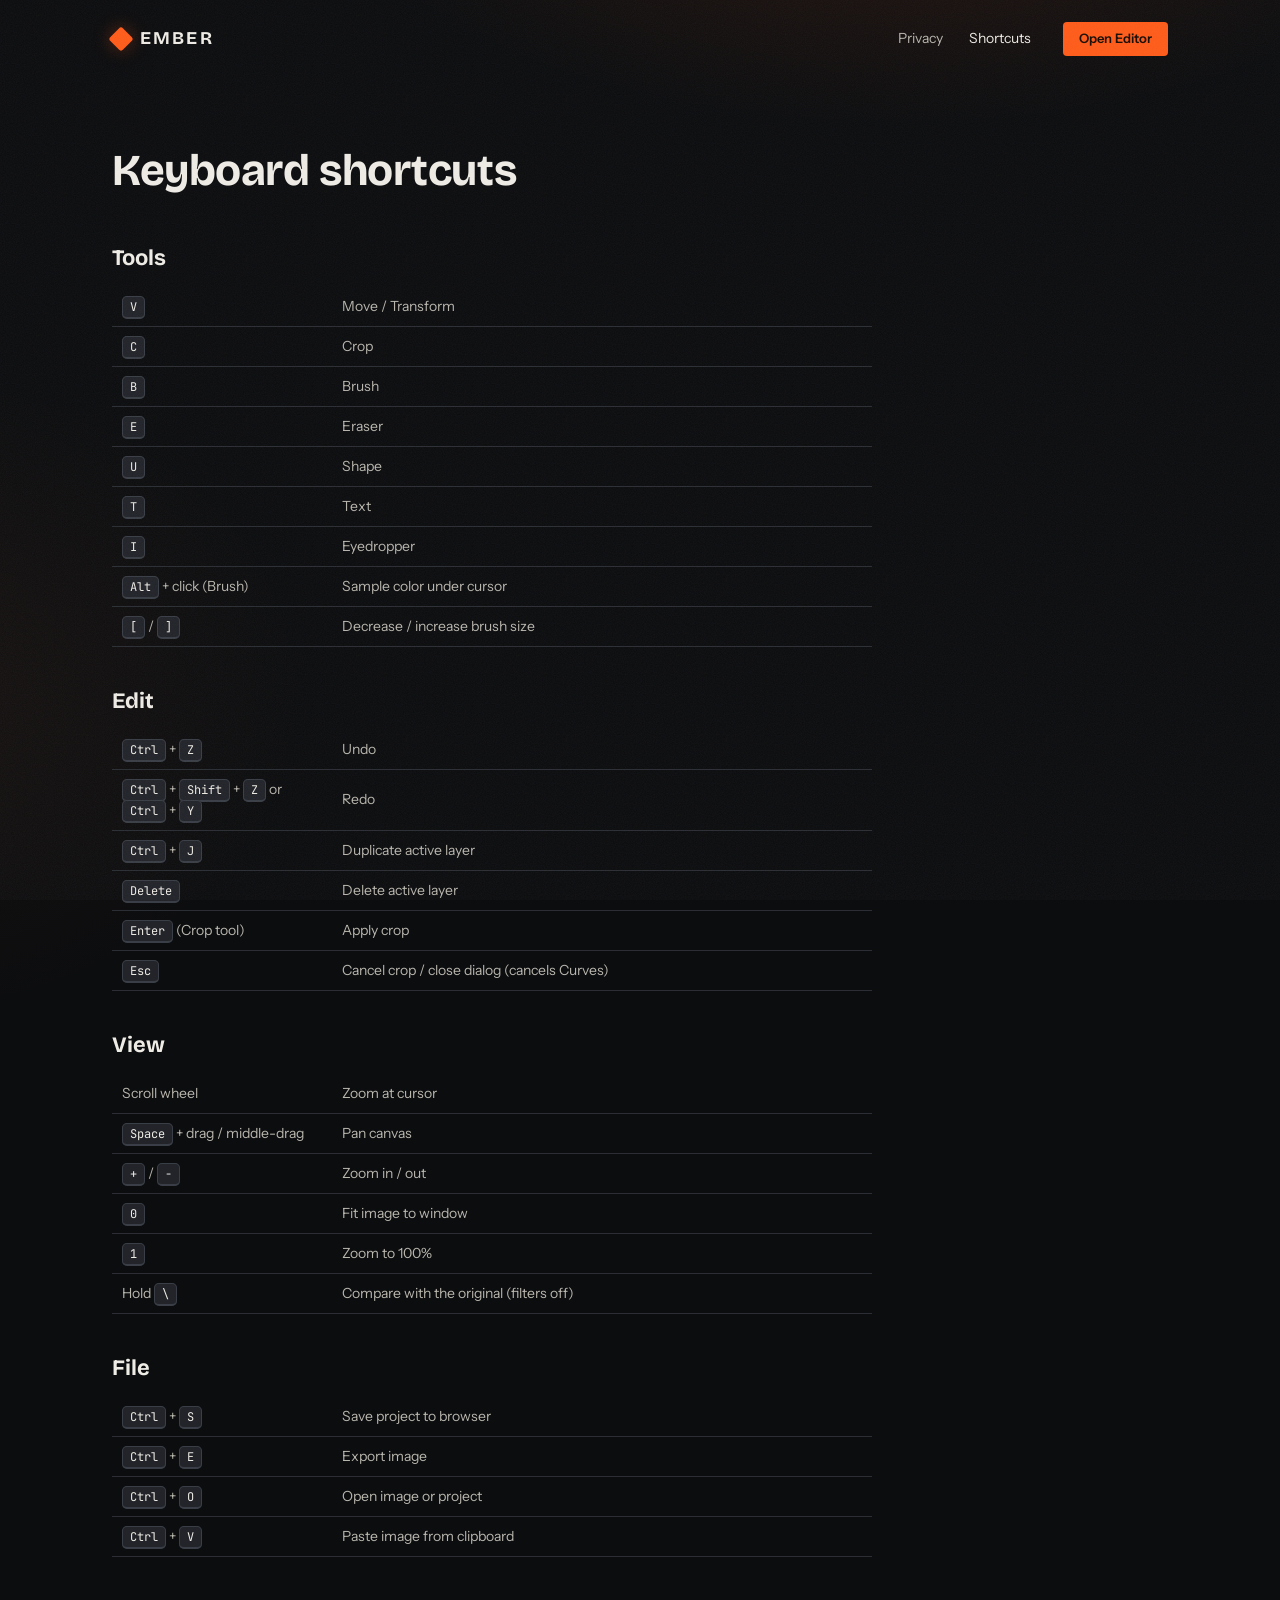
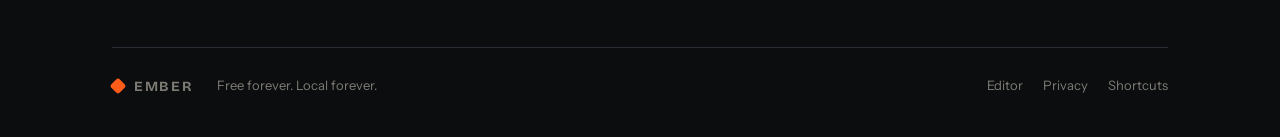
<file: shortcuts.html>
<!DOCTYPE html>
<html lang="en">
<head>
<meta charset="UTF-8">
<link rel="icon" href="data:image/svg+xml,%3Csvg xmlns='http://www.w3.org/2000/svg' viewBox='0 0 32 32'%3E%3Crect x='7' y='7' width='18' height='18' rx='3' transform='rotate(45 16 16)' fill='%23ff5c1a'/%3E%3C/svg%3E">
<meta name="viewport" content="width=device-width, initial-scale=1.0">
<title>Keyboard Shortcuts — Ember</title>
<link rel="preconnect" href="https://fonts.googleapis.com">
<link rel="preconnect" href="https://fonts.gstatic.com" crossorigin>
<link href="https://fonts.googleapis.com/css2?family=Bricolage+Grotesque:wght@500;700;800&family=Instrument+Sans:ital,wght@0,400;0,500;0,600;1,400&family=JetBrains+Mono:wght@400;500&display=swap" rel="stylesheet">
<link rel="stylesheet" href="css/base.css">
<link rel="stylesheet" href="css/landing.css">
</head>
<body class="page grain">

<div class="wrap">
  <nav class="nav">
    <a class="logo" href="index.html"><span class="logo-mark"></span>EMBER</a>
    <div class="nav-links">
      <a href="about.html">Privacy</a>
      <a href="shortcuts.html" class="active">Shortcuts</a>
    </div>
    <a class="btn-accent" href="editor.html">Open Editor</a>
  </nav>

  <main class="prose">
    <h1>Keyboard shortcuts</h1>

    <h2>Tools</h2>
    <table class="kbd-table">
      <tr><td><kbd>V</kbd></td><td>Move / Transform</td></tr>
      <tr><td><kbd>C</kbd></td><td>Crop</td></tr>
      <tr><td><kbd>B</kbd></td><td>Brush</td></tr>
      <tr><td><kbd>E</kbd></td><td>Eraser</td></tr>
      <tr><td><kbd>U</kbd></td><td>Shape</td></tr>
      <tr><td><kbd>T</kbd></td><td>Text</td></tr>
      <tr><td><kbd>I</kbd></td><td>Eyedropper</td></tr>
      <tr><td><kbd>Alt</kbd> + click (Brush)</td><td>Sample color under cursor</td></tr>
      <tr><td><kbd>[</kbd> / <kbd>]</kbd></td><td>Decrease / increase brush size</td></tr>
    </table>

    <h2>Edit</h2>
    <table class="kbd-table">
      <tr><td><kbd>Ctrl</kbd> + <kbd>Z</kbd></td><td>Undo</td></tr>
      <tr><td><kbd>Ctrl</kbd> + <kbd>Shift</kbd> + <kbd>Z</kbd> or <kbd>Ctrl</kbd> + <kbd>Y</kbd></td><td>Redo</td></tr>
      <tr><td><kbd>Ctrl</kbd> + <kbd>J</kbd></td><td>Duplicate active layer</td></tr>
      <tr><td><kbd>Delete</kbd></td><td>Delete active layer</td></tr>
      <tr><td><kbd>Enter</kbd> (Crop tool)</td><td>Apply crop</td></tr>
      <tr><td><kbd>Esc</kbd></td><td>Cancel crop / close dialog (cancels Curves)</td></tr>
    </table>

    <h2>View</h2>
    <table class="kbd-table">
      <tr><td>Scroll wheel</td><td>Zoom at cursor</td></tr>
      <tr><td><kbd>Space</kbd> + drag / middle-drag</td><td>Pan canvas</td></tr>
      <tr><td><kbd>+</kbd> / <kbd>-</kbd></td><td>Zoom in / out</td></tr>
      <tr><td><kbd>0</kbd></td><td>Fit image to window</td></tr>
      <tr><td><kbd>1</kbd></td><td>Zoom to 100%</td></tr>
      <tr><td>Hold <kbd>\</kbd></td><td>Compare with the original (filters off)</td></tr>
    </table>

    <h2>File</h2>
    <table class="kbd-table">
      <tr><td><kbd>Ctrl</kbd> + <kbd>S</kbd></td><td>Save project to browser</td></tr>
      <tr><td><kbd>Ctrl</kbd> + <kbd>E</kbd></td><td>Export image</td></tr>
      <tr><td><kbd>Ctrl</kbd> + <kbd>O</kbd></td><td>Open image or project</td></tr>
      <tr><td><kbd>Ctrl</kbd> + <kbd>V</kbd></td><td>Paste image from clipboard</td></tr>
    </table>
  </main>

  <footer class="footer">
    <a class="logo" href="index.html"><span class="logo-mark"></span>EMBER</a>
    <span>Free forever. Local forever.</span>
    <div class="footer-links">
      <a href="editor.html">Editor</a>
      <a href="about.html">Privacy</a>
      <a href="shortcuts.html">Shortcuts</a>
    </div>
  </footer>
</div>

</body>
</html>
</file>
<file: css/base.css>
/* ============================================================
   EMBER — shared design tokens + reset
   ============================================================ */

:root {
  /* surfaces (warm charcoal ramp) */
  --bg-0: #0c0d0f;
  --bg-1: #131417;
  --bg-2: #1a1c20;
  --bg-3: #22242a;
  --bg-4: #2b2e35;

  --border: #2b2e34;
  --border-strong: #3a3e46;

  /* type */
  --text-0: #efece6;
  --text-1: #b9b6ae;
  --text-2: #7d7b74;

  /* accent — ember orange */
  --accent: #ff5c1a;
  --accent-hi: #ff7b42;
  --accent-soft: rgba(255, 92, 26, 0.14);
  --accent-glow: rgba(255, 92, 26, 0.35);

  --danger: #ff5f56;
  --ok: #58c98b;

  --font-ui: "Instrument Sans", "Segoe UI", sans-serif;
  --font-display: "Bricolage Grotesque", "Instrument Sans", sans-serif;
  --font-mono: "JetBrains Mono", Consolas, monospace;

  --radius-s: 4px;
  --radius-m: 8px;
  --radius-l: 14px;

  --shadow-panel: 0 10px 30px rgba(0, 0, 0, 0.45);
}

* { box-sizing: border-box; margin: 0; padding: 0; }

[hidden] { display: none !important; }

html, body {
  background: var(--bg-0);
  color: var(--text-0);
  font-family: var(--font-ui);
  font-size: 15px;
  line-height: 1.5;
  -webkit-font-smoothing: antialiased;
}

::selection { background: var(--accent); color: #14100d; }

a { color: inherit; text-decoration: none; }

button {
  font-family: var(--font-ui);
  font-size: 13px;
  color: var(--text-0);
  background: transparent;
  border: none;
  cursor: pointer;
}

input, select, textarea {
  font-family: var(--font-ui);
  font-size: 13px;
  color: var(--text-0);
  background: var(--bg-1);
  border: 1px solid var(--border);
  border-radius: var(--radius-s);
  outline: none;
}
input:focus, select:focus, textarea:focus { border-color: var(--accent); }

/* thin dark scrollbars */
::-webkit-scrollbar { width: 10px; height: 10px; }
::-webkit-scrollbar-track { background: transparent; }
::-webkit-scrollbar-thumb {
  background: var(--bg-4);
  border-radius: 6px;
  border: 2px solid var(--bg-1);
}
::-webkit-scrollbar-thumb:hover { background: var(--border-strong); }

/* generic accent button */
.btn-accent {
  background: var(--accent);
  color: #180d06;
  font-weight: 600;
  border-radius: var(--radius-s);
  padding: 8px 16px;
  transition: background 0.15s ease, transform 0.1s ease, box-shadow 0.2s ease;
}
.btn-accent:hover {
  background: var(--accent-hi);
  box-shadow: 0 0 24px var(--accent-glow);
}
.btn-accent:active { transform: translateY(1px); }

.btn-ghost {
  border: 1px solid var(--border-strong);
  border-radius: var(--radius-s);
  padding: 8px 16px;
  color: var(--text-1);
  transition: border-color 0.15s ease, color 0.15s ease;
}
.btn-ghost:hover { border-color: var(--accent); color: var(--text-0); }

/* grain overlay used on marketing pages */
.grain::after {
  content: "";
  position: fixed;
  inset: 0;
  pointer-events: none;
  z-index: 999;
  opacity: 0.05;
  background-image: url("data:image/svg+xml,%3Csvg xmlns='http://www.w3.org/2000/svg' width='160' height='160'%3E%3Cfilter id='n'%3E%3CfeTurbulence type='fractalNoise' baseFrequency='0.9' numOctaves='2'/%3E%3C/filter%3E%3Crect width='160' height='160' filter='url(%23n)' opacity='1'/%3E%3C/svg%3E");
}
</file>
<file: css/home.css>
/* ============================================================
   EMBER — home page ("darkroom" redesign)
   ============================================================ */

:root {
  --serif: "Instrument Serif", Georgia, serif;
  --safelight: #ff3d1f;
  --gutter: clamp(16px, 4vw, 56px);
  --ease: cubic-bezier(0.2, 0.75, 0.15, 1);
}

html { scroll-behavior: smooth; }
body.home {
  overflow-x: clip;
  background:
    radial-gradient(900px 620px at 88% 8%, rgba(255, 92, 26, 0.16), transparent 62%),
    radial-gradient(700px 500px at 0% 60%, rgba(255, 61, 31, 0.06), transparent 60%),
    var(--bg-0);
}
body.home.grain::after { opacity: 0.07; }

.kicker {
  font-family: var(--font-mono);
  font-size: 12px;
  letter-spacing: 0.24em;
  color: var(--accent);
  display: flex;
  align-items: center;
  gap: 10px;
}
em { font-style: normal; }

/* ---------- buttons ---------- */
.hbtn, .hbtn-ghost {
  display: inline-flex; align-items: center; gap: 10px;
  font-weight: 600; font-size: 16px;
  padding: 15px 26px;
  border-radius: 999px;
  cursor: pointer;
  transition: transform .25s var(--ease), box-shadow .25s ease, background .2s ease, border-color .2s, color .2s;
}
.hbtn svg, .hbtn-ghost svg { width: 18px; height: 18px; fill: none; stroke: currentColor; stroke-width: 2; stroke-linecap: round; stroke-linejoin: round; }
.hbtn {
  background: var(--accent); color: #170b04;
  box-shadow: 0 0 0 0 var(--accent-glow), inset 0 1px 0 rgba(255,255,255,.25);
}
.hbtn:hover { transform: translateY(-2px); background: var(--accent-hi); box-shadow: 0 12px 40px -6px var(--accent-glow), inset 0 1px 0 rgba(255,255,255,.3); }
.hbtn:hover svg { transform: translateX(3px); }
.hbtn svg { transition: transform .25s var(--ease); }
.hbtn-ghost { border: 1px solid var(--border-strong); color: var(--text-1); background: rgba(255,255,255,.02); }
.hbtn-ghost:hover { border-color: var(--accent); color: var(--text-0); transform: translateY(-2px); }
.hbtn-sm { font-size: 13.5px; padding: 9px 18px; }
.hbtn-xl { font-size: clamp(15px, 1.6vw, 19px); padding: 18px 32px; }

/* ---------- nav ---------- */
.hnav {
  position: sticky; top: 0; z-index: 50;
  display: flex; align-items: center; gap: 28px;
  padding: 16px var(--gutter);
  backdrop-filter: blur(14px) saturate(140%);
  -webkit-backdrop-filter: blur(14px) saturate(140%);
  background: linear-gradient(rgba(12,13,15,.82), rgba(12,13,15,.55));
  border-bottom: 1px solid rgba(255,255,255,.04);
}
.hlogo { display: flex; align-items: center; gap: 10px; font-family: var(--font-display); font-weight: 800; font-size: 18px; letter-spacing: .16em; }
.hlogo-mark {
  width: 16px; height: 16px; border-radius: 3px; transform: rotate(45deg);
  background: radial-gradient(circle at 35% 35%, #ffb27a, var(--accent) 55%, #b8350a);
  box-shadow: 0 0 18px var(--accent-glow);
  animation: glow 3.2s ease-in-out infinite;
}
@keyframes glow { 50% { box-shadow: 0 0 30px 4px var(--accent-glow); } }
.hnav-links { display: flex; gap: 26px; margin-left: auto; font-size: 14px; color: var(--text-1); }
.hnav-links a { position: relative; transition: color .2s; }
.hnav-links a::after { content: ""; position: absolute; left: 0; right: 0; bottom: -4px; height: 1px; background: var(--accent); transform: scaleX(0); transform-origin: left; transition: transform .3s var(--ease); }
.hnav-links a:hover { color: var(--text-0); }
.hnav-links a:hover::after { transform: scaleX(1); }
.netpill {
  display: inline-flex; align-items: center; gap: 8px;
  font-family: var(--font-mono); font-size: 12px; color: var(--text-1);
  padding: 6px 12px; border-radius: 999px; border: 1px solid var(--border);
  background: rgba(88, 201, 139, .06);
}
.netpill-dot { width: 7px; height: 7px; border-radius: 50%; background: var(--ok); box-shadow: 0 0 10px var(--ok); animation: blink 2s infinite; }
@keyframes blink { 50% { opacity: .35; } }

/* ---------- load-in ---------- */
.rise { display: inline-block; opacity: 0; transform: translateY(40%); animation: rise .9s var(--ease) forwards; animation-delay: calc(var(--d) * 90ms + 120ms); }
p.rise, div.rise { display: block; transform: translateY(24px); }
@keyframes rise { to { opacity: 1; transform: none; } }

/* ---------- hero ---------- */
.hero {
  display: grid;
  grid-template-columns: minmax(0, 5fr) minmax(0, 7fr);
  gap: clamp(28px, 4vw, 64px);
  align-items: center;
  padding: clamp(40px, 7vh, 90px) var(--gutter) 80px;
  min-height: calc(100vh - 70px);
  scroll-margin-top: 80px;
}
.kicker-rec { width: 8px; height: 8px; border-radius: 50%; background: var(--safelight); box-shadow: 0 0 12px var(--safelight); animation: blink 1.4s infinite; }
.hero-title {
  font-family: var(--font-display);
  font-weight: 800;
  font-size: clamp(44px, 6.4vw, 104px);
  line-height: .92;
  letter-spacing: -0.035em;
  margin: 22px 0 28px;
}
.hero-title .line { display: block; overflow: hidden; padding-bottom: .08em; }
.hero-title em {
  font-family: var(--serif); font-style: italic; font-weight: 400;
  letter-spacing: -0.01em; font-size: 1.12em;
  background: linear-gradient(100deg, #ffc58f 0%, var(--accent) 40%, var(--safelight) 75%, #ff9a5a 100%);
  background-size: 200% 100%;
  -webkit-background-clip: text; background-clip: text; color: transparent;
  filter: drop-shadow(0 0 28px rgba(255, 92, 26, .35));
  animation: rise .9s var(--ease) forwards, sheen 6s ease-in-out infinite 1.4s;
  animation-delay: calc(var(--d) * 90ms + 120ms), 1.4s;
}
@keyframes sheen { 50% { background-position: 100% 0; } }
.hero-sub { font-size: clamp(15px, 1.25vw, 18px); color: var(--text-1); max-width: 46ch; line-height: 1.6; }
.hero-sub strong { color: var(--text-0); font-weight: 600; }
.hero-cta { display: flex; flex-wrap: wrap; gap: 12px; margin-top: 34px; }

/* stage */
.stage-wrap { position: relative; }
.stage-meta, .stage-foot {
  display: flex; justify-content: space-between; gap: 12px; flex-wrap: wrap;
  font-family: var(--font-mono); font-size: 11px; letter-spacing: .08em; color: var(--text-2);
}
.stage-meta { margin-bottom: 12px; }
.stage-meta-live { display: inline-flex; align-items: center; gap: 6px; color: var(--accent); }
.stage-meta-live i { width: 6px; height: 6px; border-radius: 50%; background: currentColor; animation: blink 1.2s infinite; }
.stage-foot { margin-top: 14px; }
.stage-foot b { color: var(--text-0); font-weight: 500; }

.stage {
  position: relative;
  aspect-ratio: 3 / 2;
  border-radius: 6px;
  background: #07080a;
  box-shadow: 0 40px 100px -30px rgba(255, 92, 26, .35), 0 30px 60px -20px rgba(0,0,0,.8), 0 0 0 1px rgba(255,255,255,.06);
  cursor: ew-resize;
  touch-action: pan-y;
  user-select: none;
  outline: none;
}
.stage canvas { position: absolute; inset: 0; width: 100%; height: 100%; border-radius: inherit; display: block; }
.stage.dragover { box-shadow: 0 0 0 2px var(--accent), 0 40px 120px -20px var(--accent-glow); }

.split { position: absolute; top: 0; bottom: 0; left: 50%; width: 0; pointer-events: none; opacity: 0; transition: opacity .6s; }
.split.ready { opacity: 1; }
.split::before { content: ""; position: absolute; top: 0; bottom: 0; left: -1px; width: 2px; background: #fff; box-shadow: 0 0 18px rgba(255,255,255,.6), 0 0 2px #000; }
.split-knob {
  position: absolute; top: 50%; left: 0; transform: translate(-50%, -50%);
  width: 46px; height: 46px; border-radius: 50%;
  background: #fff; color: #111; pointer-events: auto; cursor: ew-resize;
  display: grid; place-items: center;
  box-shadow: 0 6px 24px rgba(0,0,0,.5), 0 0 0 6px rgba(255,255,255,.14);
  transition: transform .2s var(--ease);
}
.split-knob:hover, .stage.dragging .split-knob { transform: translate(-50%, -50%) scale(1.12); }
.split-knob:focus-visible { outline: 2px solid var(--accent); outline-offset: 4px; }
.split-knob svg { width: 20px; height: 20px; fill: none; stroke: currentColor; stroke-width: 2.2; stroke-linecap: round; stroke-linejoin: round; }
.split-tag {
  position: absolute; top: 14px; white-space: nowrap;
  font-family: var(--font-mono); font-size: 10.5px; letter-spacing: .14em;
  padding: 5px 9px; border-radius: 3px;
  background: rgba(0,0,0,.55); backdrop-filter: blur(6px); color: #fff;
}
.split-tag-l { right: 12px; }
.split-tag-r { left: 12px; background: var(--accent); color: #170b04; font-weight: 500; }

.drop-hint {
  position: absolute; inset: 0; display: grid; place-content: center; justify-items: center; gap: 10px;
  font-family: var(--font-display); font-size: 22px; font-weight: 700;
  background: rgba(12, 8, 6, .78); border-radius: inherit;
  opacity: 0; pointer-events: none; transition: opacity .2s;
}
.drop-hint svg { width: 40px; height: 40px; fill: none; stroke: var(--accent); stroke-width: 1.8; stroke-linecap: round; stroke-linejoin: round; }
.stage.dragover .drop-hint { opacity: 1; }

.reg { position: absolute; width: 18px; height: 18px; pointer-events: none; border-color: var(--accent); border-style: solid; border-width: 0; }
.reg-tl { top: -10px; left: -10px; border-top-width: 1.5px; border-left-width: 1.5px; }
.reg-tr { top: -10px; right: -10px; border-top-width: 1.5px; border-right-width: 1.5px; }
.reg-bl { bottom: -10px; left: -10px; border-bottom-width: 1.5px; border-left-width: 1.5px; }
.reg-br { bottom: -10px; right: -10px; border-bottom-width: 1.5px; border-right-width: 1.5px; }

.fx-bar { display: flex; flex-wrap: wrap; gap: 8px; margin-top: 18px; }
.fx {
  display: inline-flex; align-items: center; gap: 8px;
  padding: 8px 14px; border-radius: 999px;
  border: 1px solid var(--border); background: var(--bg-1);
  color: var(--text-1); font-size: 13px; font-weight: 500;
  transition: border-color .2s, color .2s, background .2s, transform .2s var(--ease);
}
.fx i { width: 10px; height: 10px; border-radius: 50%; background: var(--c); box-shadow: 0 0 8px var(--c); }
.fx:hover { color: var(--text-0); border-color: var(--border-strong); transform: translateY(-1px); }
.fx.on { color: var(--text-0); border-color: var(--accent); background: var(--accent-soft); }
.fx.busy { opacity: .6; }

/* ---------- film marquee ---------- */
.film {
  --hole: #0c0d0f;
  position: relative; margin: 20px 0 0;
  transform: rotate(-2deg) scale(1.04);
  background: #1b0d06;
  padding: 18px 0;
  border-block: 1px solid #3a1a0b;
  box-shadow: 0 20px 60px -20px rgba(255, 92, 26, .3);
  overflow: hidden;
}
.film::before, .film::after {
  content: ""; position: absolute; left: 0; right: 0; height: 8px;
  background: repeating-linear-gradient(90deg, transparent 0 14px, var(--hole) 14px 26px);
  border-radius: 2px;
}
.film::before { top: 4px; }
.film::after { bottom: 4px; }
.film-track {
  display: flex; gap: 28px; width: max-content; align-items: baseline;
  font-family: var(--font-mono); font-size: clamp(14px, 1.4vw, 18px); letter-spacing: .18em; white-space: nowrap;
  color: #ff9a5a;
  animation: marquee 38s linear infinite;
}
.film-track b { color: var(--accent); font-weight: 400; font-size: .75em; opacity: .8; }
@keyframes marquee { to { transform: translateX(-50%); } }

/* ---------- section heads ---------- */
.sec-head { max-width: 760px; margin-bottom: 56px; }
.sec-title {
  font-family: var(--font-display); font-weight: 800;
  font-size: clamp(38px, 5vw, 76px); line-height: .95; letter-spacing: -0.03em;
  margin: 18px 0 20px;
}
.sec-title em, .quiet-title em { font-family: var(--serif); font-style: italic; font-weight: 400; color: var(--accent); letter-spacing: 0; }
.sec-sub { color: var(--text-1); font-size: 16.5px; line-height: 1.65; max-width: 58ch; }

/* ---------- contact sheet ---------- */
.sheet-sec { padding: clamp(90px, 14vh, 150px) var(--gutter) 60px; }
.sheet {
  position: relative;
  display: grid; grid-template-columns: repeat(3, minmax(0, 1fr)); gap: 0;
  background: #120a06;
  padding: 36px 18px;
  border-radius: 4px;
  box-shadow: inset 0 0 0 1px #2a150a, 0 30px 80px -30px rgba(0,0,0,.9);
}
.sheet::before, .sheet::after {
  content: ""; position: absolute; left: 14px; right: 14px; height: 10px;
  background: repeating-linear-gradient(90deg, transparent 0 16px, var(--bg-0) 16px 30px);
}
.sheet::before { top: 12px; }
.sheet::after { bottom: 12px; }

.frame {
  position: relative;
  padding: 16px;
  margin: 6px;
  border-radius: 3px;
  opacity: 0; transform: translateY(30px);
  transition: opacity .8s var(--ease), transform .8s var(--ease), background .3s;
  transition-delay: calc(var(--i) * 80ms), calc(var(--i) * 80ms), 0s;
}
.frame.seen { opacity: 1; transform: none; }
.frame:hover { background: rgba(255, 92, 26, .05); }
.frame-img {
  position: relative; aspect-ratio: 4 / 3; overflow: hidden;
  border-radius: 2px;
  background: #0b0b0d;
  box-shadow: inset 0 0 0 1px rgba(255,255,255,.06);
  filter: saturate(.55) brightness(.85);
  transition: filter .5s ease;
}
.frame:hover .frame-img { filter: none; }
.frame-cap { display: flex; align-items: baseline; gap: 12px; margin: 16px 0 6px; }
.frame-cap b { font-family: var(--font-mono); font-weight: 500; font-size: 12px; color: var(--accent); letter-spacing: .1em; }
.frame-cap h3 { font-family: var(--font-display); font-size: 20px; font-weight: 700; letter-spacing: -0.01em; }
.frame p { color: var(--text-1); font-size: 14px; line-height: 1.55; }

.pencil { position: absolute; left: -2%; top: -4%; width: 104%; height: 76%; pointer-events: none; overflow: visible; }
.pencil path {
  fill: none; stroke: var(--safelight); stroke-width: 3; stroke-linecap: round;
  stroke-dasharray: 560; stroke-dashoffset: 560; opacity: .9;
  filter: drop-shadow(0 0 6px rgba(255, 61, 31, .5));
  transition: stroke-dashoffset .7s var(--ease);
}
.frame:hover .pencil path { stroke-dashoffset: 0; }

/* frame illustrations */
.fi-layers { display: grid; place-items: center; perspective: 600px; }
.ly { position: absolute; width: 46%; aspect-ratio: 4/3; border-radius: 4px; transition: transform .6s var(--ease); box-shadow: 0 10px 30px rgba(0,0,0,.5); }
.ly1 { background: linear-gradient(135deg, #3b2a6b, #10131c); transform: rotateX(55deg) rotateZ(-35deg) translateZ(-24px); }
.ly2 { background: linear-gradient(135deg, #ff8a4d, #74260c); transform: rotateX(55deg) rotateZ(-35deg); mix-blend-mode: screen; opacity: .85; }
.ly3 { background: repeating-linear-gradient(45deg, rgba(255,255,255,.5) 0 2px, transparent 2px 10px); transform: rotateX(55deg) rotateZ(-35deg) translateZ(24px); border: 1px solid rgba(255,255,255,.5); }
.frame:hover .ly1 { transform: rotateX(55deg) rotateZ(-35deg) translateZ(-60px) translateX(-10px); }
.frame:hover .ly3 { transform: rotateX(55deg) rotateZ(-35deg) translateZ(60px) translateX(10px); }

.fi-curves svg { position: absolute; inset: 12%; width: 76%; height: 76%; overflow: visible; }
.fi-curves .grid { stroke: rgba(255,255,255,.08); stroke-width: .6; fill: none; vector-effect: non-scaling-stroke; }
.fi-curves .curve-lin { stroke: rgba(255,255,255,.25); stroke-width: 1; stroke-dasharray: 3 3; fill: none; vector-effect: non-scaling-stroke; }
.fi-curves .curve { stroke: var(--accent); stroke-width: 2.5; fill: none; vector-effect: non-scaling-stroke; stroke-dasharray: 200; stroke-dashoffset: 200; transition: stroke-dashoffset 1s var(--ease); }
.frame.seen .fi-curves .curve { stroke-dashoffset: 0; }
.fi-curves { background: radial-gradient(circle at 70% 30%, rgba(255,92,26,.18), transparent 60%), #0b0b0d; }

.crop-photo { position: absolute; inset: 0; background:
  radial-gradient(circle at 62% 38%, #ffd29a 0 6%, #ff7b42 12%, transparent 30%),
  linear-gradient(#2a1b4a, #b8461c 62%, #3a1608 63%, #140806); }
.crop-box { position: absolute; inset: 14% 18%; border: 1.5px solid #fff; box-shadow: 0 0 0 999px rgba(0,0,0,.55); transition: inset .6s var(--ease); }
.crop-box i { position: absolute; width: 12px; height: 12px; background: #fff; border-radius: 1px; }
.crop-box i:nth-child(1) { top: -6px; left: -6px; } .crop-box i:nth-child(2) { top: -6px; right: -6px; }
.crop-box i:nth-child(3) { bottom: -6px; left: -6px; } .crop-box i:nth-child(4) { bottom: -6px; right: -6px; }
.frame:hover .crop-box { inset: 24% 30% 18% 34%; }

.fi-brush svg { position: absolute; inset: 0; width: 100%; height: 100%; }
.fi-brush .stroke { fill: none; stroke: var(--accent); stroke-width: 9; stroke-linecap: round; stroke-linejoin: round; stroke-dasharray: 420; stroke-dashoffset: 420; transition: stroke-dashoffset 1.1s var(--ease); filter: drop-shadow(0 0 8px rgba(255,92,26,.5)); }
.frame:hover .fi-brush .stroke, .frame.seen .fi-brush .stroke { stroke-dashoffset: 0; }
.fi-brush .tx { font-family: var(--serif); font-style: italic; font-size: 34px; fill: #efece6; }
.fi-brush { background: repeating-conic-gradient(#141518 0 25%, #0e0f11 0 50%) 0 0 / 18px 18px; }

.fi-export { display: grid; place-content: center; gap: 16px; justify-items: center; background: radial-gradient(circle, #1a110b, #0b0b0d 70%); }
.exp-roll { height: 36px; overflow: hidden; font-family: var(--font-mono); font-size: 24px; font-weight: 500; }
.exp-roll span { display: block; height: 36px; line-height: 36px; text-align: center; animation: roll 6s var(--ease) infinite; }
.exp-roll em { font-size: 13px; color: var(--accent); margin-left: 8px; }
@keyframes roll { 0%, 25% { transform: translateY(0); } 33%, 58% { transform: translateY(-36px); } 66%, 91% { transform: translateY(-72px); } 100% { transform: translateY(-108px); } }
.exp-bar { width: 160px; height: 4px; background: var(--bg-3); border-radius: 2px; overflow: hidden; }
.exp-bar i { display: block; height: 100%; width: 100%; background: var(--accent); transform-origin: left; animation: fill 2s var(--ease) infinite; }
@keyframes fill { from { transform: scaleX(0); } 70%, to { transform: scaleX(1); } }

.fi-save { display: grid; place-content: center; justify-items: center; gap: 18px; }
.file { width: 70px; height: 88px; position: relative; background: linear-gradient(160deg, #2b2e35, #16171b); border-radius: 6px 20px 6px 6px; box-shadow: 0 16px 30px rgba(0,0,0,.6), inset 0 0 0 1px rgba(255,255,255,.08); display: grid; place-items: end center; padding-bottom: 12px; transition: transform .5s var(--ease); }
.file span { font-family: var(--font-mono); font-size: 11px; color: var(--accent); }
.file::before { content: ""; position: absolute; top: 16px; left: 50%; width: 18px; height: 18px; background: var(--accent); border-radius: 3px; transform: translateX(-50%) rotate(45deg); box-shadow: 0 0 16px var(--accent-glow); }
.frame:hover .file { transform: translateY(-8px) rotate(-4deg); }
.save-dots { display: flex; gap: 6px; }
.save-dots i { width: 6px; height: 6px; border-radius: 50%; background: var(--text-2); animation: blink 1.2s infinite; }
.save-dots i:nth-child(2) { animation-delay: .2s; } .save-dots i:nth-child(3) { animation-delay: .4s; }

/* ---------- privacy / monitor ---------- */
.quiet {
  display: grid; grid-template-columns: minmax(0, 1fr) minmax(0, 1fr); gap: clamp(32px, 5vw, 80px); align-items: center;
  padding: clamp(80px, 14vh, 150px) var(--gutter);
  scroll-margin-top: 60px;
}
.quiet-title { font-family: var(--font-display); font-weight: 800; font-size: clamp(52px, 8vw, 128px); line-height: .86; letter-spacing: -0.045em; margin: 20px 0 28px; }

.monitor {
  font-family: var(--font-mono); font-size: 13px;
  background: linear-gradient(180deg, #111214, #0a0b0c);
  border: 1px solid var(--border); border-radius: 10px;
  box-shadow: 0 30px 80px -30px rgba(0,0,0,.9), 0 0 0 1px rgba(88,201,139,.05);
  overflow: hidden;
}
.mon-head { display: flex; align-items: center; gap: 10px; padding: 14px 18px; border-bottom: 1px solid var(--border); font-size: 11px; letter-spacing: .16em; color: var(--text-1); }
.mon-dot { width: 8px; height: 8px; border-radius: 50%; background: var(--ok); box-shadow: 0 0 10px var(--ok); animation: blink 2s infinite; }
.mon-clock { margin-left: auto; color: var(--ok); }
.mon-scope { position: relative; height: 120px; border-bottom: 1px solid var(--border);
  background: linear-gradient(rgba(88,201,139,.06) 1px, transparent 1px) 0 0 / 100% 24px, linear-gradient(90deg, rgba(88,201,139,.06) 1px, transparent 1px) 0 0 / 24px 100%; }
.mon-scope canvas { position: absolute; inset: 0; width: 100%; height: 100%; }
.mon-flat { position: absolute; right: 12px; bottom: 8px; font-size: 10.5px; color: var(--text-2); }
.mon-stats { display: grid; grid-template-columns: 1fr 1fr; }
.mon-stats div { padding: 16px 18px; border-bottom: 1px solid var(--border); }
.mon-stats div:nth-child(odd) { border-right: 1px solid var(--border); }
.mon-stats dt { font-size: 10.5px; letter-spacing: .08em; color: var(--text-2); text-transform: uppercase; }
.mon-stats dd { font-size: 26px; color: var(--text-0); margin-top: 4px; font-family: var(--font-display); font-weight: 700; }
.mon-log { list-style: none; padding: 14px 18px; max-height: 150px; overflow: auto; color: var(--text-1); font-size: 12px; display: grid; gap: 6px; }
.mon-log time { color: var(--text-2); margin-right: 8px; }
.mon-log .ok { color: var(--ok); }
.mon-log .warn { color: #ffcf5c; }

/* ---------- finale ---------- */
.finale {
  position: relative; overflow: hidden;
  display: grid; justify-items: center; text-align: center;
  padding: clamp(90px, 16vh, 170px) var(--gutter) clamp(80px, 12vh, 130px);
  background: radial-gradient(60% 70% at 50% 100%, rgba(255, 92, 26, .28), transparent 70%);
}
.finale canvas { position: absolute; inset: 0; width: 100%; height: 100%; pointer-events: none; }
.finale > *:not(canvas) { position: relative; }
.finale-word {
  font-family: var(--font-display); font-weight: 800;
  font-size: clamp(88px, 22vw, 360px); line-height: .82; letter-spacing: -0.01em;
  margin: 20px 0 44px;
  color: transparent;
  -webkit-text-stroke: 1.5px rgba(255, 140, 80, .55);
  background: linear-gradient(0deg, var(--accent) 0%, #ffb27a 18%, transparent 55%);
  -webkit-background-clip: text; background-clip: text;
  filter: drop-shadow(0 0 40px rgba(255, 92, 26, .35));
}

.hfoot {
  display: flex; align-items: center; gap: 24px; flex-wrap: wrap;
  padding: 28px var(--gutter) 36px;
  border-top: 1px solid var(--border);
  color: var(--text-2); font-size: 13px;
}
.hfoot .hlogo { font-size: 14px; color: var(--text-0); }
.hfoot .hlogo-mark { width: 11px; height: 11px; }
.hfoot-links { margin-left: auto; display: flex; gap: 20px; }
.hfoot-links a:hover { color: var(--text-0); }

/* ---------- responsive ---------- */
@media (max-width: 1020px) {
  .hero { grid-template-columns: 1fr; min-height: 0; }
  .sheet { grid-template-columns: repeat(2, minmax(0, 1fr)); }
  .quiet { grid-template-columns: 1fr; }
}
@media (max-width: 720px) {
  .hnav { gap: 12px; padding-block: 12px; }
  .hnav-links { display: none; }
  .netpill { margin-left: auto; }
  .sheet { grid-template-columns: 1fr; padding: 34px 6px; }
  .split-tag { font-size: 9px; top: 8px; }
  .split-knob { width: 38px; height: 38px; }
  .stage-foot span:last-child { display: none; }
  .hfoot-links { margin-left: 0; }
}
@media (max-width: 420px) { .netpill { display: none; } .hnav .hbtn-sm { margin-left: auto; } }

@media (prefers-reduced-motion: reduce) {
  *, *::before, *::after { animation-duration: .01ms !important; animation-iteration-count: 1 !important; transition-duration: .01ms !important; }
  .film-track { animation: none; }
}
.frame p .k { font-family: var(--font-mono); font-size: 12px; padding: 0 5px; border: 1px solid var(--border-strong); border-radius: 3px; color: var(--text-0); }
</file>
<file: css/landing.css>
/* ============================================================
   EMBER — landing / about / shortcuts pages
   ============================================================ */

body.page {
  min-height: 100vh;
  overflow-x: hidden;
  background:
    radial-gradient(1000px 500px at 70% -10%, rgba(255, 92, 26, 0.13), transparent 60%),
    radial-gradient(800px 600px at -10% 40%, rgba(255, 122, 60, 0.05), transparent 55%),
    var(--bg-0);
}

.wrap { max-width: 1120px; margin: 0 auto; padding: 0 32px; }

/* ---------- nav ---------- */
.nav {
  display: flex;
  align-items: center;
  gap: 32px;
  padding: 22px 0;
}
.logo {
  display: flex;
  align-items: center;
  gap: 10px;
  font-family: var(--font-display);
  font-weight: 700;
  font-size: 18px;
  letter-spacing: 0.12em;
}
.logo-mark {
  width: 18px;
  height: 18px;
  background: var(--accent);
  border-radius: 3px;
  transform: rotate(45deg);
  box-shadow: 0 0 18px var(--accent-glow);
}
.nav-links {
  display: flex;
  gap: 26px;
  margin-left: auto;
  font-size: 14px;
  color: var(--text-1);
}
.nav-links a { transition: color 0.15s ease; }
.nav-links a:hover, .nav-links a.active { color: var(--text-0); }
.nav .btn-accent { padding: 7px 16px; font-size: 13px; }

/* ---------- hero ---------- */
.hero {
  padding: 96px 0 64px;
  text-align: left;
  position: relative;
}
.hero-kicker {
  font-family: var(--font-mono);
  font-size: 12px;
  letter-spacing: 0.22em;
  text-transform: uppercase;
  color: var(--accent-hi);
  margin-bottom: 22px;
}
.hero h1 {
  font-family: var(--font-display);
  font-size: clamp(44px, 7vw, 88px);
  line-height: 1.0;
  font-weight: 800;
  letter-spacing: -0.02em;
  max-width: 13ch;
}
.hero h1 em {
  font-style: normal;
  color: var(--accent);
  text-shadow: 0 0 40px var(--accent-glow);
}
.hero-sub {
  margin-top: 26px;
  font-size: 19px;
  color: var(--text-1);
  max-width: 52ch;
}
.hero-cta {
  margin-top: 40px;
  display: flex;
  align-items: center;
  gap: 16px;
}
.hero-cta .btn-accent { font-size: 16px; padding: 14px 32px; border-radius: var(--radius-m); }
.hero-cta .btn-ghost { font-size: 15px; padding: 13px 24px; border-radius: var(--radius-m); }
.hero-note {
  margin-top: 18px;
  font-family: var(--font-mono);
  font-size: 12px;
  color: var(--text-2);
}

/* staggered reveal */
.reveal { opacity: 0; transform: translateY(18px); animation: reveal 0.7s cubic-bezier(0.2, 0.7, 0.2, 1) forwards; }
.reveal.d1 { animation-delay: 0.08s; }
.reveal.d2 { animation-delay: 0.16s; }
.reveal.d3 { animation-delay: 0.26s; }
.reveal.d4 { animation-delay: 0.38s; }
@keyframes reveal { to { opacity: 1; transform: none; } }

/* ---------- editor mock ---------- */
.mock {
  margin: 40px 0 90px;
  border: 1px solid var(--border);
  border-radius: var(--radius-l);
  background: var(--bg-1);
  box-shadow: var(--shadow-panel), 0 0 80px rgba(255, 92, 26, 0.07);
  overflow: hidden;
}
.mock-titlebar {
  display: flex;
  align-items: center;
  gap: 8px;
  padding: 10px 14px;
  border-bottom: 1px solid var(--border);
  background: var(--bg-2);
}
.mock-dot { width: 10px; height: 10px; border-radius: 50%; background: var(--bg-4); }
.mock-dot:first-child { background: var(--accent); }
.mock-title {
  margin-left: 10px;
  font-family: var(--font-mono);
  font-size: 11px;
  color: var(--text-2);
}
.mock-body { display: grid; grid-template-columns: 48px 1fr 220px; height: 380px; }
.mock-tools {
  border-right: 1px solid var(--border);
  display: flex;
  flex-direction: column;
  align-items: center;
  padding: 12px 0;
  gap: 10px;
}
.mock-tool { width: 28px; height: 28px; border-radius: 6px; background: var(--bg-3); }
.mock-tool.on { background: var(--accent-soft); outline: 1px solid var(--accent); }
.mock-canvas {
  position: relative;
  background:
    conic-gradient(var(--bg-3) 90deg, var(--bg-2) 90deg 180deg, var(--bg-3) 180deg 270deg, var(--bg-2) 270deg) 0 0 / 22px 22px;
}
.mock-photo {
  position: absolute;
  inset: 40px 60px;
  border-radius: 4px;
  background:
    radial-gradient(120% 90% at 25% 20%, #ff8a4d 0%, #d43e0e 34%, #5c1f0a 62%, #1b0e08 100%);
  outline: 1px solid var(--accent);
  outline-offset: 4px;
}
.mock-photo::after {
  content: "";
  position: absolute;
  inset: 0;
  background:
    radial-gradient(50% 40% at 70% 65%, rgba(255, 214, 170, 0.5), transparent 70%);
  border-radius: 4px;
}
.mock-handle {
  position: absolute;
  width: 8px;
  height: 8px;
  background: var(--bg-0);
  border: 1px solid var(--accent);
}
.mock-panel {
  border-left: 1px solid var(--border);
  padding: 12px;
  display: flex;
  flex-direction: column;
  gap: 8px;
}
.mock-layer {
  display: flex;
  align-items: center;
  gap: 8px;
  background: var(--bg-2);
  border: 1px solid var(--border);
  border-radius: 6px;
  padding: 8px 10px;
  font-family: var(--font-mono);
  font-size: 11px;
  color: var(--text-1);
}
.mock-layer.on { border-color: var(--accent); background: var(--accent-soft); color: var(--text-0); }
.mock-swatch { width: 22px; height: 22px; border-radius: 4px; background: linear-gradient(135deg, #ff8a4d, #74260c); }
.mock-slider { height: 4px; border-radius: 2px; background: var(--bg-3); margin-top: 10px; position: relative; }
.mock-slider::after {
  content: "";
  position: absolute;
  left: 0; top: 0; bottom: 0;
  width: 62%;
  border-radius: 2px;
  background: var(--accent);
}
.mock-label { font-family: var(--font-mono); font-size: 10px; color: var(--text-2); margin-top: 12px; letter-spacing: 0.08em; }

/* ---------- features ---------- */
.section-title {
  font-family: var(--font-display);
  font-size: 34px;
  font-weight: 700;
  letter-spacing: -0.01em;
  margin-bottom: 10px;
}
.section-sub { color: var(--text-1); max-width: 60ch; margin-bottom: 42px; }

.features {
  display: grid;
  grid-template-columns: repeat(3, 1fr);
  gap: 18px;
  padding-bottom: 90px;
}
.feature {
  border: 1px solid var(--border);
  border-radius: var(--radius-m);
  background: linear-gradient(180deg, var(--bg-2), var(--bg-1));
  padding: 24px 22px;
  transition: border-color 0.2s ease, transform 0.2s ease;
}
.feature:hover { border-color: var(--accent); transform: translateY(-3px); }
.feature svg { width: 26px; height: 26px; stroke: var(--accent); stroke-width: 1.6; fill: none; margin-bottom: 16px; }
.feature h3 { font-size: 16px; font-weight: 600; margin-bottom: 6px; }
.feature p { font-size: 13.5px; color: var(--text-1); }

/* ---------- privacy strip ---------- */
.privacy {
  border: 1px solid var(--border);
  border-radius: var(--radius-l);
  background:
    radial-gradient(600px 200px at 15% 0%, rgba(255, 92, 26, 0.1), transparent 60%),
    var(--bg-1);
  padding: 48px 44px;
  margin-bottom: 90px;
  display: grid;
  grid-template-columns: auto 1fr;
  gap: 32px;
  align-items: center;
}
.privacy svg { width: 44px; height: 44px; stroke: var(--accent); stroke-width: 1.4; fill: none; }
.privacy h2 { font-family: var(--font-display); font-size: 26px; margin-bottom: 8px; }
.privacy p { color: var(--text-1); max-width: 70ch; }
.privacy code {
  font-family: var(--font-mono);
  font-size: 12px;
  color: var(--accent-hi);
  background: var(--accent-soft);
  padding: 1px 6px;
  border-radius: 4px;
}

/* ---------- prose pages (about / shortcuts) ---------- */
.prose { padding: 60px 0 90px; max-width: 760px; }
.prose h1 { font-family: var(--font-display); font-size: 44px; margin-bottom: 22px; letter-spacing: -0.01em; }
.prose h2 { font-family: var(--font-display); font-size: 22px; margin: 38px 0 12px; }
.prose p { color: var(--text-1); margin-bottom: 14px; }
.prose strong { color: var(--text-0); }

.kbd-table { width: 100%; border-collapse: collapse; margin-top: 8px; }
.kbd-table td {
  padding: 9px 10px;
  border-bottom: 1px solid var(--border);
  font-size: 14px;
  color: var(--text-1);
}
.kbd-table td:first-child { width: 220px; }
kbd {
  font-family: var(--font-mono);
  font-size: 12px;
  background: var(--bg-3);
  border: 1px solid var(--border-strong);
  border-bottom-width: 2px;
  border-radius: 5px;
  padding: 2px 7px;
  color: var(--text-0);
}

/* ---------- footer ---------- */
.footer {
  border-top: 1px solid var(--border);
  padding: 28px 0 40px;
  display: flex;
  align-items: center;
  gap: 24px;
  font-size: 13px;
  color: var(--text-2);
}
.footer .logo { font-size: 14px; }
.footer .logo-mark { width: 12px; height: 12px; box-shadow: none; }
.footer-links { margin-left: auto; display: flex; gap: 20px; }
.footer-links a:hover { color: var(--text-0); }

@media (max-width: 860px) {
  .features { grid-template-columns: 1fr; }
  .privacy { grid-template-columns: 1fr; }
  .mock-body { grid-template-columns: 48px 1fr; }
  .mock-panel { display: none; }
}
</file>
<file: css/editor.css>
/* ============================================================
   EMBER — editor application chrome
   ============================================================ */

.editor-body {
  height: 100vh;
  display: flex;
  flex-direction: column;
  overflow: hidden;
  user-select: none;
  font-size: 13px;
}

/* ---------------- top bar ---------------- */
#topbar {
  display: flex;
  align-items: center;
  gap: 14px;
  height: 46px;
  padding: 0 14px;
  background: var(--bg-1);
  border-bottom: 1px solid var(--border);
  flex: 0 0 auto;
}
#topbar .logo {
  display: flex;
  align-items: center;
  gap: 8px;
  font-family: var(--font-display);
  font-weight: 700;
  font-size: 14px;
  letter-spacing: 0.12em;
  margin-right: 8px;
}
.logo-mark {
  width: 13px; height: 13px;
  background: var(--accent);
  border-radius: 2px;
  transform: rotate(45deg);
  box-shadow: 0 0 12px var(--accent-glow);
}
.logo-mark.big { width: 26px; height: 26px; border-radius: 5px; }

.menu-group { display: flex; align-items: center; gap: 2px; }
.menu-btn {
  padding: 6px 11px;
  border-radius: var(--radius-s);
  color: var(--text-1);
  font-size: 13px;
  transition: background 0.12s ease, color 0.12s ease;
}
.menu-btn:hover { background: var(--bg-3); color: var(--text-0); }
.menu-btn.accent { color: var(--accent-hi); font-weight: 600; }
.menu-btn.accent:hover { background: var(--accent-soft); }
.menu-btn .caret { font-size: 9px; opacity: 0.7; }

.dropdown { position: relative; }
.dropdown-menu {
  position: absolute;
  top: calc(100% + 6px);
  left: 0;
  min-width: 210px;
  background: var(--bg-2);
  border: 1px solid var(--border-strong);
  border-radius: var(--radius-m);
  box-shadow: var(--shadow-panel);
  padding: 5px;
  z-index: 60;
}
.dropdown-menu button {
  display: flex;
  justify-content: space-between;
  align-items: center;
  width: 100%;
  text-align: left;
  padding: 8px 10px;
  border-radius: var(--radius-s);
  color: var(--text-1);
}
.dropdown-menu button:hover { background: var(--bg-3); color: var(--text-0); }
.dropdown-menu .hint { font-family: var(--font-mono); font-size: 10px; color: var(--text-2); }

.topbar-spacer { flex: 1; }
.statusbar-spacer { flex: 1; }

.history-group, .zoom-group { display: flex; align-items: center; gap: 2px; }
.zoom-group { border-left: 1px solid var(--border); padding-left: 12px; }
.zoom-value {
  font-family: var(--font-mono);
  font-size: 12px;
  color: var(--text-1);
  min-width: 52px;
  text-align: center;
  padding: 5px 4px;
  border-radius: var(--radius-s);
}
.zoom-value:hover { background: var(--bg-3); color: var(--text-0); }

.icon-btn {
  display: inline-flex;
  align-items: center;
  justify-content: center;
  width: 30px; height: 30px;
  border-radius: var(--radius-s);
  color: var(--text-1);
  transition: background 0.12s ease, color 0.12s ease;
}
.icon-btn svg { width: 16px; height: 16px; fill: none; stroke: currentColor; stroke-width: 1.8; stroke-linecap: round; stroke-linejoin: round; }
.icon-btn:hover:not(:disabled) { background: var(--bg-3); color: var(--text-0); }
.icon-btn:disabled { opacity: 0.32; cursor: default; }
.icon-btn.danger:hover { background: rgba(255, 95, 86, 0.12); color: var(--danger); }

.help-link {
  display: inline-flex;
  color: var(--text-2);
}
.help-link svg { width: 17px; height: 17px; fill: none; stroke: currentColor; stroke-width: 1.7; }
.help-link:hover { color: var(--text-0); }

/* ---------------- workspace grid ---------------- */
#workspace {
  flex: 1;
  display: grid;
  grid-template-columns: 48px 1fr 272px;
  min-height: 0;
}

/* left toolbar */
#toolbar {
  background: var(--bg-1);
  border-right: 1px solid var(--border);
  display: flex;
  flex-direction: column;
  align-items: center;
  padding: 8px 0;
  gap: 4px;
}
.tool-btn {
  width: 36px; height: 36px;
  display: inline-flex;
  align-items: center;
  justify-content: center;
  border-radius: var(--radius-s);
  color: var(--text-1);
  transition: background 0.12s ease, color 0.12s ease;
}
.tool-btn svg { width: 18px; height: 18px; fill: none; stroke: currentColor; stroke-width: 1.7; stroke-linecap: round; stroke-linejoin: round; }
.tool-btn:hover { background: var(--bg-3); color: var(--text-0); }
.tool-btn.active { background: var(--accent-soft); color: var(--accent-hi); box-shadow: inset 0 0 0 1px var(--accent); }
.toolbar-spacer { flex: 1; }

.color-chip {
  width: 30px; height: 30px;
  border-radius: 50%;
  overflow: hidden;
  border: 2px solid var(--border-strong);
  cursor: pointer;
  margin-bottom: 6px;
}
.color-chip:hover { border-color: var(--accent); }
.color-chip input { width: 200%; height: 200%; transform: translate(-25%, -25%); border: none; padding: 0; cursor: pointer; }

/* viewport */
#viewport-wrap {
  position: relative;
  min-width: 0;
  min-height: 0;
  background: var(--bg-0);
  overflow: hidden;
}
#viewport { position: absolute; inset: 0; width: 100%; height: 100%; display: block; touch-action: none; }

/* welcome overlay */
#welcome {
  position: absolute;
  inset: 0;
  display: flex;
  align-items: center;
  justify-content: center;
  background:
    radial-gradient(700px 380px at 50% 30%, rgba(255, 92, 26, 0.08), transparent 65%),
    var(--bg-0);
  z-index: 5;
}
.welcome-card {
  text-align: center;
  max-width: 440px;
  padding: 40px;
}
.welcome-logo { display: flex; justify-content: center; margin-bottom: 22px; }
.welcome-card h2 { font-family: var(--font-display); font-size: 30px; margin-bottom: 10px; }
.welcome-card p { color: var(--text-1); font-size: 14px; }
.welcome-actions { display: flex; gap: 12px; justify-content: center; margin-top: 26px; }
.welcome-hint { margin-top: 20px; font-family: var(--font-mono); font-size: 11px; color: var(--text-2); }

/* drop overlay */
#drop-overlay {
  position: fixed;
  inset: 0;
  z-index: 100;
  background: rgba(12, 13, 15, 0.8);
  display: flex;
  align-items: center;
  justify-content: center;
}
.drop-box {
  border: 2px dashed var(--accent);
  border-radius: var(--radius-l);
  padding: 60px 100px;
  font-family: var(--font-display);
  font-size: 26px;
  color: var(--accent-hi);
  background: var(--accent-soft);
}

/* ---------------- right side panel ---------------- */
#sidepanel {
  background: var(--bg-1);
  border-left: 1px solid var(--border);
  display: flex;
  flex-direction: column;
  min-height: 0;
}
.tabs {
  display: flex;
  border-bottom: 1px solid var(--border);
  flex: 0 0 auto;
}
.tab-btn {
  flex: 1;
  padding: 10px 0;
  font-size: 12px;
  font-weight: 600;
  letter-spacing: 0.06em;
  text-transform: uppercase;
  color: var(--text-2);
  border-bottom: 2px solid transparent;
  transition: color 0.12s ease;
}
.tab-btn:hover { color: var(--text-1); }
.tab-btn.active { color: var(--accent-hi); border-bottom-color: var(--accent); }

.tab-panel { display: none; padding: 14px 14px 18px; overflow-y: auto; flex: 1; min-height: 0; }
.tab-panel.active { display: block; }

.panel-row {
  display: flex;
  align-items: center;
  gap: 8px;
  margin-bottom: 10px;
}
.panel-row.gap-top { margin-top: 16px; }
.field-label { font-size: 12px; color: var(--text-2); min-width: 52px; }
.panel-row select { flex: 1; padding: 6px 8px; }
.panel-row input[type="number"], .panel-row input[type="text"] { flex: 1; padding: 6px 8px; min-width: 0; }
.panel-note { font-size: 11.5px; color: var(--text-2); margin-bottom: 12px; line-height: 1.45; }

.val {
  font-family: var(--font-mono);
  font-size: 11px;
  color: var(--text-1);
  min-width: 30px;
  text-align: right;
}

/* range sliders */
input[type="range"] {
  flex: 1;
  -webkit-appearance: none;
  appearance: none;
  height: 4px;
  background: var(--bg-4);
  border: none;
  border-radius: 2px;
  cursor: pointer;
  min-width: 0;
}
input[type="range"]::-webkit-slider-thumb {
  -webkit-appearance: none;
  width: 13px; height: 13px;
  border-radius: 50%;
  background: var(--text-0);
  border: none;
  transition: background 0.12s ease, transform 0.12s ease;
}
input[type="range"]:hover::-webkit-slider-thumb { background: var(--accent); transform: scale(1.15); }
input[type="range"]::-moz-range-thumb {
  width: 13px; height: 13px;
  border-radius: 50%;
  background: var(--text-0);
  border: none;
}
input[type="range"]:hover::-moz-range-thumb { background: var(--accent); }

.slider-row {
  display: flex;
  align-items: center;
  gap: 10px;
  margin-bottom: 12px;
}
.slider-row label { font-size: 12px; color: var(--text-2); min-width: 62px; }

.check-row { display: flex; align-items: center; gap: 10px; margin-bottom: 8px; }
.check-row label { display: flex; align-items: center; gap: 8px; font-size: 13px; color: var(--text-1); cursor: pointer; }
.check-row input[type="checkbox"] { accent-color: var(--accent); width: 14px; height: 14px; }
.check-row input[type="color"] { margin-left: auto; }

input[type="color"] {
  width: 30px; height: 24px;
  padding: 1px;
  border-radius: var(--radius-s);
  border: 1px solid var(--border-strong);
  background: var(--bg-2);
  cursor: pointer;
}
.hex-input { width: 76px; font-family: var(--font-mono); font-size: 12px; padding: 5px 7px; }

/* layers list */
#layers-list {
  border-top: 1px solid var(--border);
  margin: 4px -14px 8px;
  padding: 6px 8px;
  min-height: 90px;
  max-height: 42vh;
  overflow-y: auto;
}
.layer-item {
  display: flex;
  align-items: center;
  gap: 8px;
  padding: 6px 8px;
  border-radius: var(--radius-s);
  border: 1px solid transparent;
  cursor: pointer;
  margin-bottom: 3px;
}
.layer-item:hover { background: var(--bg-2); }
.layer-item.active { background: var(--accent-soft); border-color: var(--accent); }
.layer-item.dragover-top { box-shadow: 0 -2px 0 var(--accent); }
.layer-item.dragover-bottom { box-shadow: 0 2px 0 var(--accent); }

.layer-eye {
  width: 22px; height: 22px;
  display: inline-flex;
  align-items: center;
  justify-content: center;
  color: var(--text-1);
  border-radius: 4px;
  flex: 0 0 auto;
}
.layer-eye svg { width: 14px; height: 14px; fill: none; stroke: currentColor; stroke-width: 1.7; }
.layer-eye.off { color: var(--text-2); opacity: 0.5; }
.layer-eye:hover { color: var(--text-0); }

.layer-thumb {
  width: 38px; height: 30px;
  border-radius: 3px;
  border: 1px solid var(--border-strong);
  background:
    conic-gradient(#2e3138 90deg, #22242a 90deg 180deg, #2e3138 180deg 270deg, #22242a 270deg) 0 0 / 10px 10px;
  flex: 0 0 auto;
  overflow: hidden;
}
.layer-thumb canvas { width: 100%; height: 100%; display: block; }

.layer-name {
  flex: 1;
  font-size: 12.5px;
  color: var(--text-0);
  white-space: nowrap;
  overflow: hidden;
  text-overflow: ellipsis;
}
.layer-name input {
  width: 100%;
  padding: 2px 4px;
  font-size: 12.5px;
}
.layer-badge {
  font-family: var(--font-mono);
  font-size: 9px;
  color: var(--text-2);
  border: 1px solid var(--border-strong);
  border-radius: 3px;
  padding: 1px 4px;
  text-transform: uppercase;
}

.layer-actions {
  display: flex;
  gap: 2px;
  border-top: 1px solid var(--border);
  padding-top: 8px;
}

/* props */
.props-group h4 {
  font-size: 12px;
  font-weight: 600;
  letter-spacing: 0.08em;
  text-transform: uppercase;
  color: var(--text-1);
  margin-bottom: 12px;
}
.props-group textarea { width: 100%; padding: 8px; resize: vertical; margin-bottom: 10px; user-select: text; }

.ratio-grid { display: flex; flex-wrap: wrap; gap: 6px; margin-bottom: 12px; }
.ratio-btn {
  padding: 6px 10px;
  font-size: 12px;
  border: 1px solid var(--border-strong);
  border-radius: var(--radius-s);
  color: var(--text-1);
  transition: all 0.12s ease;
}
.ratio-btn:hover { border-color: var(--accent); color: var(--text-0); }
.ratio-btn.active { background: var(--accent-soft); border-color: var(--accent); color: var(--accent-hi); }

.mono-readout {
  font-family: var(--font-mono);
  font-size: 11px;
  color: var(--text-1);
  background: var(--bg-2);
  border: 1px solid var(--border);
  border-radius: var(--radius-s);
  padding: 7px 9px;
  margin-bottom: 12px;
  word-break: break-all;
}

.swatch {
  width: 34px; height: 34px;
  border-radius: var(--radius-s);
  border: 1px solid var(--border-strong);
  background: var(--accent);
  flex: 0 0 auto;
}

.btn-accent.small, .btn-ghost.small { padding: 7px 13px; font-size: 12.5px; }

/* ---------------- status bar ---------------- */
#statusbar {
  display: flex;
  align-items: center;
  gap: 12px;
  height: 26px;
  padding: 0 12px;
  background: var(--bg-1);
  border-top: 1px solid var(--border);
  font-family: var(--font-mono);
  font-size: 11px;
  color: var(--text-2);
  flex: 0 0 auto;
}
.status-sep { width: 1px; height: 12px; background: var(--border); }
#status-layer { color: var(--text-1); }

/* ---------------- modals ---------------- */
.modal-backdrop {
  position: fixed;
  inset: 0;
  z-index: 200;
  background: rgba(8, 9, 10, 0.72);
  display: flex;
  align-items: center;
  justify-content: center;
}
.modal {
  width: 360px;
  max-width: calc(100vw - 40px);
  background: var(--bg-2);
  border: 1px solid var(--border-strong);
  border-radius: var(--radius-l);
  box-shadow: var(--shadow-panel);
  padding: 22px;
  animation: modal-in 0.18s cubic-bezier(0.2, 0.9, 0.3, 1.2);
}
@keyframes modal-in { from { opacity: 0; transform: translateY(10px) scale(0.98); } }
.modal h3 { font-family: var(--font-display); font-size: 19px; margin-bottom: 16px; }
.modal-actions { display: flex; justify-content: flex-end; gap: 10px; margin-top: 18px; }
.preset-grid { display: flex; flex-wrap: wrap; gap: 6px; margin-bottom: 14px; }

#curves-canvas {
  display: block;
  margin: 0 auto 10px;
  border: 1px solid var(--border-strong);
  border-radius: var(--radius-s);
  background: var(--bg-1);
  cursor: crosshair;
}
.curve-channels { justify-content: center; }

/* ---------------- toasts ---------------- */
#toasts {
  position: fixed;
  bottom: 40px;
  left: 50%;
  transform: translateX(-50%);
  z-index: 300;
  display: flex;
  flex-direction: column;
  align-items: center;
  gap: 8px;
  pointer-events: none;
}
.toast {
  background: var(--bg-3);
  border: 1px solid var(--border-strong);
  border-left: 3px solid var(--accent);
  border-radius: var(--radius-m);
  padding: 10px 18px;
  font-size: 13px;
  color: var(--text-0);
  box-shadow: var(--shadow-panel);
  animation: toast-in 0.25s cubic-bezier(0.2, 0.9, 0.3, 1.2);
  pointer-events: auto;
}
.toast.leaving { opacity: 0; transform: translateY(8px); transition: all 0.3s ease; }
@keyframes toast-in { from { opacity: 0; transform: translateY(12px); } }

/* ---------------- v2 additions ---------------- */
.menu-btn { white-space: nowrap; }
.dropdown-menu button { white-space: nowrap; }

.panel-sub {
  font-family: var(--font-mono); font-size: 10.5px; font-weight: 500;
  letter-spacing: 0.12em; text-transform: uppercase; color: var(--text-2);
  margin: 14px 0 8px;
}
.looks-grid { display: grid; grid-template-columns: repeat(4, 1fr); gap: 6px; margin-bottom: 4px; }
.look-btn {
  display: flex; flex-direction: column; align-items: center; gap: 5px;
  padding: 6px 2px 5px; border-radius: var(--radius-s);
  border: 1px solid var(--border); background: var(--bg-2);
  font-size: 11px; color: var(--text-1);
  transition: border-color .15s, color .15s, transform .15s;
}
.look-btn i { width: 100%; max-width: 44px; height: 26px; border-radius: 3px; background: linear-gradient(135deg, var(--a), var(--b)); }
.look-btn:hover:not(:disabled) { border-color: var(--accent); color: var(--text-0); transform: translateY(-1px); }
.look-btn:disabled { opacity: .4; cursor: default; }

kbd {
  font-family: var(--font-mono); font-size: 11px;
  padding: 1px 5px; border-radius: 3px;
  border: 1px solid var(--border-strong); background: var(--bg-3); color: var(--text-0);
}

#compare-badge {
  position: absolute; top: 14px; left: 50%; transform: translateX(-50%);
  font-family: var(--font-mono); font-size: 11px; letter-spacing: .1em;
  padding: 6px 12px; border-radius: 999px;
  background: rgba(0, 0, 0, .7); color: #fff; border: 1px solid var(--accent);
  pointer-events: none; z-index: 5;
}

@media (max-width: 980px) {
  #workspace { grid-template-columns: 44px 1fr 236px; }
  .looks-grid { grid-template-columns: repeat(2, 1fr); }
  #topbar { gap: 8px; }
  .menu-btn { padding: 6px 8px; }
}
@media (max-width: 900px) {
  #topbar .logo { font-size: 0; gap: 0; margin-right: 0; }
  #topbar { padding: 0 10px; }
  .zoom-group .zoom-value { min-width: 0; padding: 0 4px; }
}
</file>
